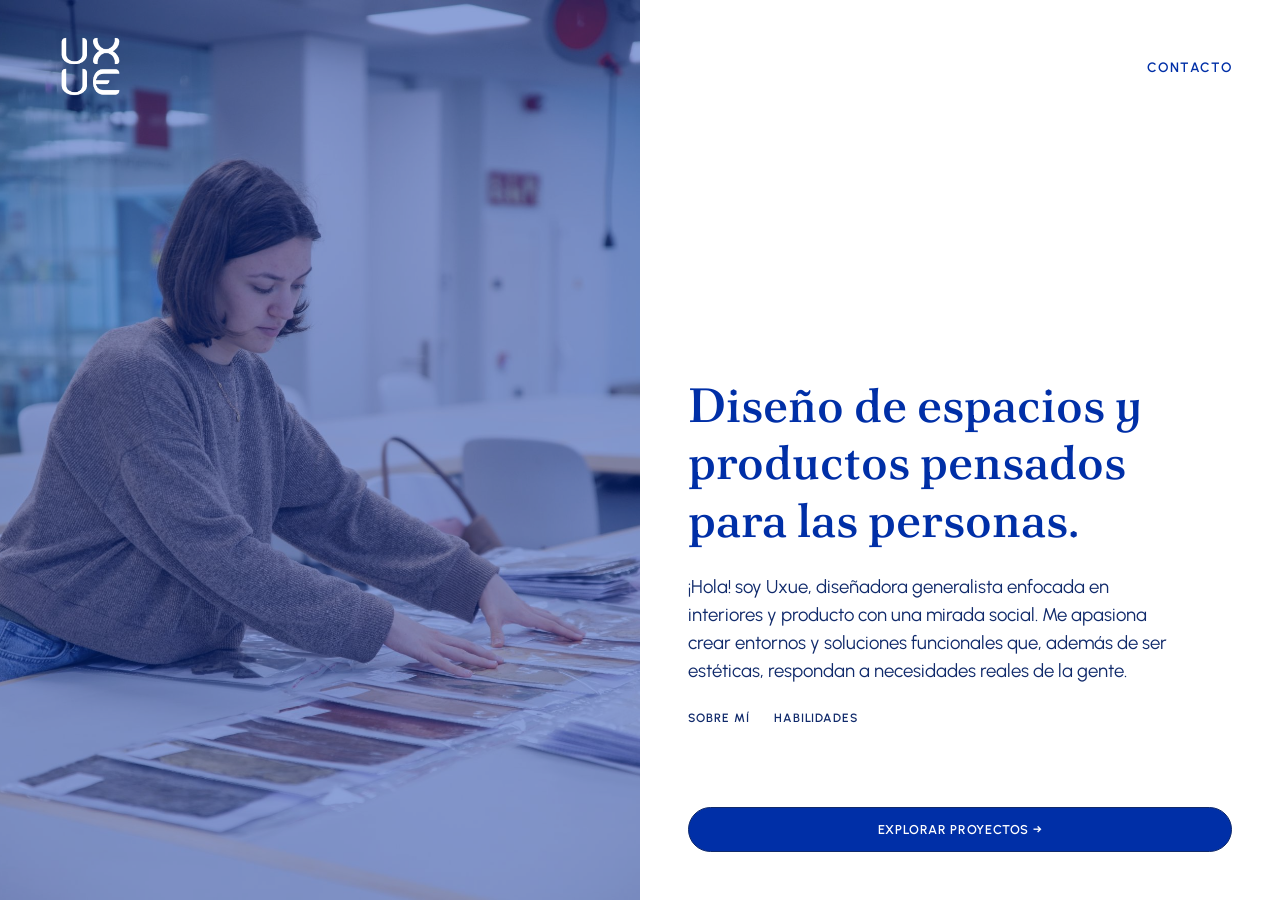
<file: index.html>
<!doctype html>
<html lang="es">
  <head>
    <meta charset="UTF-8" />
    <meta name="viewport" content="width=device-width, initial-scale=1.0" />
    <title>uxuedesign</title>
    <!--Google fonts-->
    <link rel="preconnect" href="https://fonts.googleapis.com" />
    <link rel="preconnect" href="https://fonts.gstatic.com" crossorigin />
    <!--Títulos: Poltawski Nowi, Texto: Urbanist-->
    <link
      href="https://fonts.googleapis.com/css2?family=Poltawski+Nowy:ital,wght@0,400..700;1,400..700&family=Urbanist:ital,wght@0,100..900;1,100..900&display=swap"
      rel="stylesheet"
    />
    <!--CSS de Bootstrap-->
    <link
      href="https://cdn.jsdelivr.net/npm/bootstrap@5.3.0/dist/css/bootstrap.min.css"
      rel="stylesheet"
    />
    <!--Mi CSS-->
    <link rel="stylesheet" href="css/main.css" />
    <!--Favicon-->
    <link rel="icon" type="image/png" href="img/logouxue.png" />
    <!--Meta tags de SEO y Open Graph-->
    <meta
      name="description"
      content="Portfolio de Uxue Design. Diseñadora generalista enfocada en interiores y producto con una mirada social. Descubre mis proyectos."
    />
    <meta
      name="keywords"
      content="diseño de interiores, diseño de producto, diseño gráfico, portfolio, Uxue Design, Madrid"
    />
    <meta name="author" content="Uxue Design" />
    <meta name="robots" content="index, follow" />

    <meta property="og:type" content="website" />
    <meta property="og:title" content="Uxue Design | Diseño Generalista" />
    <meta
      property="og:description"
      content="Creación de entornos y soluciones funcionales que responden a necesidades reales de las personas. Explora mi portfolio."
    />
    <meta
      property="og:image"
      content="https://uxuemmarti.github.io/Portfolio-Uxue-Moyano/img/logouxue.png"
    />
    <meta
      property="og:url"
      content="https://uxuemmarti.github.io/Portfolio-Uxue-Moyano/index.html"
    />
    <meta property="og:site_name" content="Uxue Design" />

    <meta name="twitter:card" content="summary_large_image" />
    <meta name="twitter:title" content="Uxue Design | Diseño Generalista" />
    <meta
      name="twitter:description"
      content="Creación de entornos y soluciones funcionales que responden a necesidades reales de las personas."
    />
    <meta
      name="twitter:image"
      content="https://uxuemmarti.github.io/Portfolio-Uxue-Moyano/img/logouxue.png"
    />
  </head>
  <body>
    <!--Navbar y logo-->
    <header
      class="cabecera-principal1 cabecera-adaptativa position-absolute top-0 start-0 w-100 py-4 z-3"
    >
      <div
        class="container-fluid px-4 px-lg-5 d-flex justify-content-between align-items-center"
      >
        <a href="index.html" class="enlace-logo">
          <img src="img/logoblanco.png" alt="Uxue Design Logo" class="logo" />
        </a>
        <nav class="navegacion-minima">
          <a href="contacto.html" class="enlace-nav aparicion elemento-oculto"
            >Contacto</a
          >
        </nav>
      </div>
    </header>

    <!--Hero-->
    <main>
      <section
        id="hero"
        class="seccion-hero container-fluid p-0 overflow-hidden"
      >
        <!--Imagen del hero-->
        <div class="row g-0 min-vh-100">
          <div
            class="col-12 col-md-6 columna-imagen position-relative vh-100 vh-md-100"
          >
            <img
              src="img/fotohero.jpeg"
              alt="Fotografía de Uxue trabajando con biomateriales"
              class="imagen-hero-fondo"
            />
            <div class="capa-filtro-hero"></div>
            <!--Texto-->
            <div
              class="position-absolute top-50 start-50 translate-middle w-100 px-4 text-center z-2 d-md-none"
            >
              <h1
                class="titulo-principal text-white mb-0 aparicion elemento-oculto"
              >
                uxuedesign
              </h1>
            </div>
          </div>

          <div
            class="col-12 col-md-6 columna-contenido d-flex flex-column justify-content-between justify-content-md-end p-5 text-md-start text-center vh-100 vh-md-auto bg-dark-movil"
          >
            <div class="espaciador-superior py-4 py-md-3"></div>

            <div
              class="bloque-informacion w-100 d-flex flex-column justify-content-around flex-grow-1 flex-md-grow-0 py-3"
            >
              <h2
                class="titulo-secundario-hero text-white-movil m-0 aparicion elemento-oculto"
              >
                Diseño de espacios y productos pensados para las personas.
              </h2>

              <p
                class="descripcion-hero text-white-movil mx-auto ms-md-0 m-0 aparicion elemento-oculto"
              >
                ¡Hola! soy Uxue, diseñadora generalista enfocada en interiores y
                producto con una mirada social. Me apasiona crear entornos y
                soluciones funcionales que, además de ser estéticas, respondan a
                necesidades reales de la gente.
              </p>

              <!--Botones-->

              <div
                class="enlaces-secundarios d-flex justify-content-center justify-content-md-start gap-4 text-uppercase pb-3 border-bottom-fino m-0"
              >
                <a
                  href="about.html"
                  class="enlace-secundario-nav text-white-movil aparicion elemento-oculto"
                  >Sobre mí</a
                >
                <a
                  href="habilidades.html"
                  class="enlace-secundario-nav text-white-movil aparicion elemento-oculto"
                  >Habilidades</a
                >
              </div>
            </div>

            <div
              class="bloque-inferior d-flex justify-content-center justify-content-md-start align-items-center pt-2 mb-4 mb-md-0 aparicion elemento-oculto"
            >
              <a
                href="proyectos.html"
                class="btn-portfolio-pildora text-decoration-none w-100 w-sm-auto text-center"
              >
                Explorar Proyectos →
              </a>
            </div>
          </div>
        </div>
      </section>
    </main>
    <!-- Footer (aquí solo el de tipo móvil)-->
    <footer
      class="pie-pagina-compacto container-fluid px-4 pb-4 pt-2 d-block d-md-none"
    >
      <div class="linea-separadora-fina mb-4"></div>
      <div
        class="d-flex flex-column flex-sm-row justify-content-between align-items-center gap-3 text-center text-sm-start"
      >
        <div class="bloque-copy-corto">
          <span class="texto-copyright-min d-block">© 2026 uxuedesign</span>
          <span class="texto-sub-min">Tecnología de Diseño para Internet.</span>
        </div>
        <div class="redes-minimas d-flex gap-4">
          <a
            href="https://www.linkedin.com/in/uxue-moyano-mart%C3%AD/"
            target="_blank"
            rel="noopener"
            class="enlace-min-footer"
            >LinkedIn</a
          >
          <a
            href="https://www.instagram.com/uxuedesign/"
            target="_blank"
            rel="noopener"
            class="enlace-min-footer"
            >Instagram</a
          >
        </div>
      </div>
    </footer>

    <!--JavaScript de Bootstrap-->
    <script src="https://cdn.jsdelivr.net/npm/bootstrap@5.3.0/dist/js/bootstrap.bundle.min.js"></script>
    <!--Mi JavaScript-->
    <script src="js/animaciones.js"></script>
  </body>
</html>
</file>
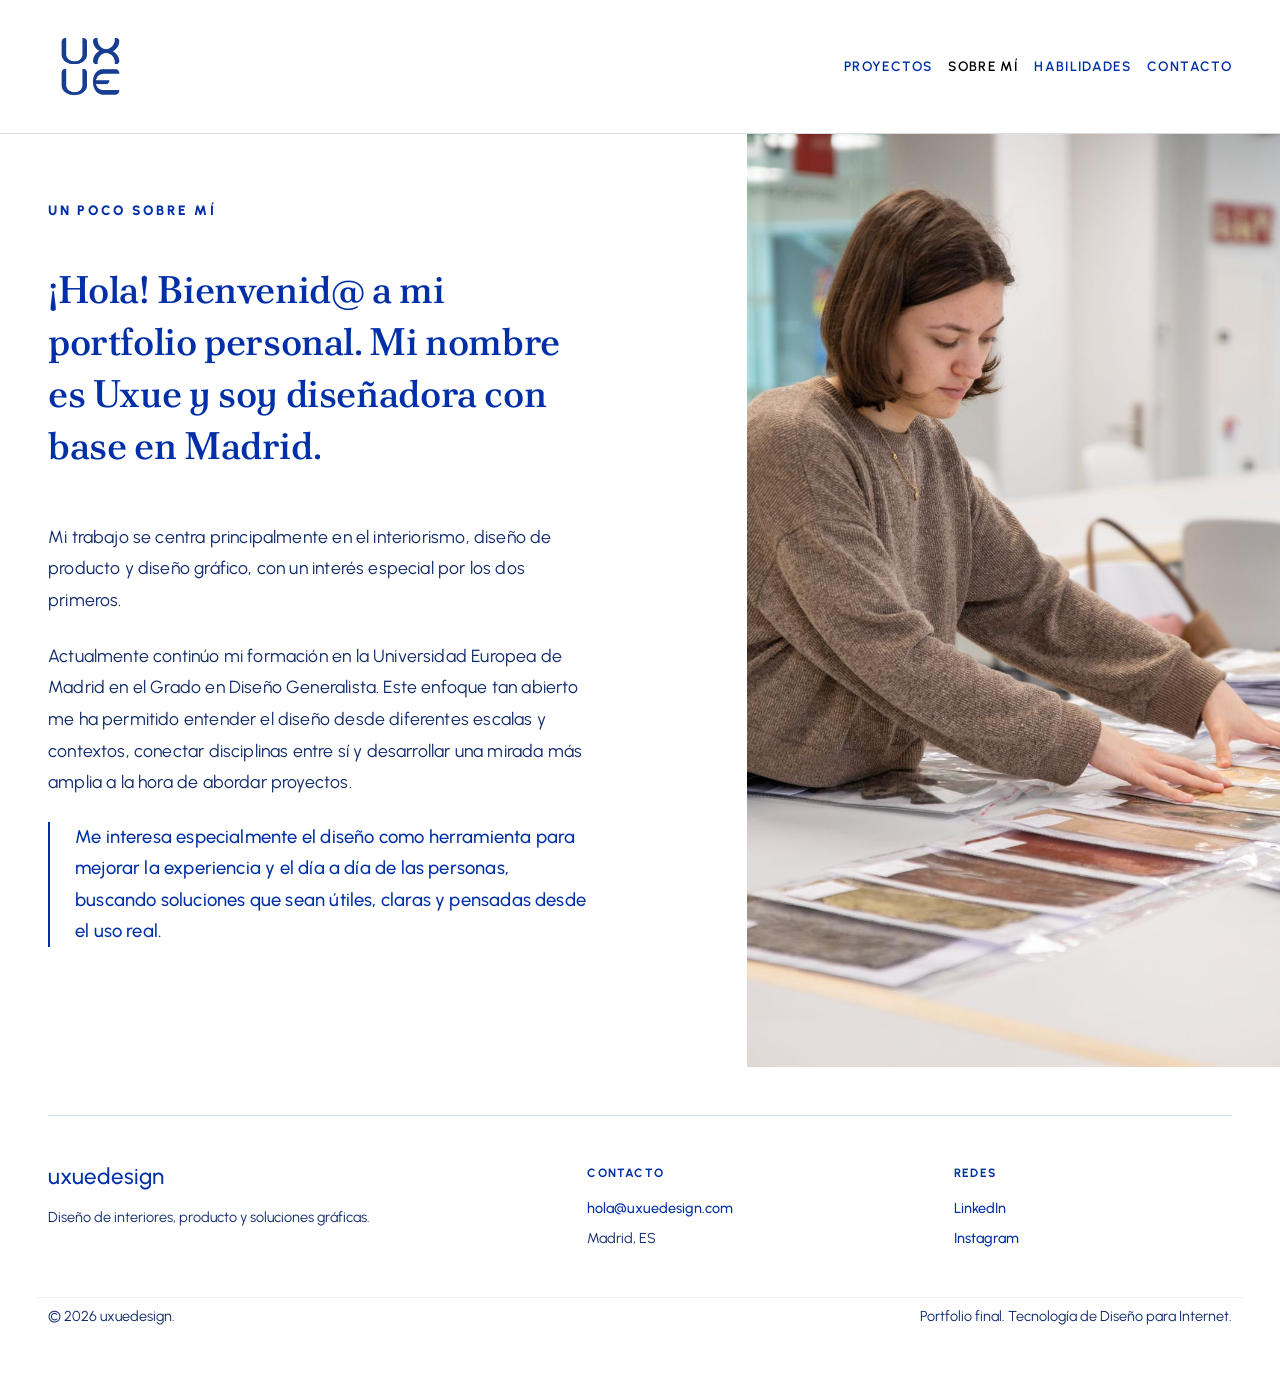
<file: about.html>
<!doctype html>
<html lang="es">
  <head>
    <meta charset="UTF-8" />
    <meta name="viewport" content="width=device-width, initial-scale=1.0" />
    <title>about | uxuedesign</title>
    <!--Google fonts-->
    <link rel="preconnect" href="https://fonts.googleapis.com" />
    <link rel="preconnect" href="https://fonts.gstatic.com" crossorigin />
    <!--Títulos: Poltawski Nowi, Texto: Urbanist-->
    <link
      href="https://fonts.googleapis.com/css2?family=Poltawski+Nowy:ital,wght@0,400..700;1,400..700&family=Urbanist:ital,wght@0,100..900;1,100..900&display=swap"
      rel="stylesheet"
    />
    <!--CSS de Bootstrap-->
    <link
      href="https://cdn.jsdelivr.net/npm/bootstrap@5.3.0/dist/css/bootstrap.min.css"
      rel="stylesheet"
    />
    <!--Mi CSS-->
    <link rel="stylesheet" href="css/main.css" />

    <!--Favicon-->
    <link rel="icon" type="image/png" href="img/logouxue.png" />
  </head>
  <body>
    <!--Navbar y logo-->
    <header
      class="cabecera-principal navbar navbar-expand-md position-absolute top-0 start-0 w-100 py-4 border-bottom border-secondary border-opacity-25"
    >
      <div
        class="container-fluid px-4 px-lg-5 d-flex justify-content-between align-items-center"
      >
        <a href="index.html" class="enlace-logo navbar-brand p-0 m-0">
          <img src="img/logouxue.png" alt="Uxue Design Logo" class="logo" />
        </a>

        <button
          class="navbar-toggler"
          type="button"
          data-bs-toggle="collapse"
          data-bs-target="#menuPrincipal"
          aria-controls="menuPrincipal"
          aria-expanded="false"
          aria-label="Toggle navigation"
        >
          <span class="navbar-toggler-icon"></span>
        </button>

        <div
          class="collapse navbar-collapse justify-content-end"
          id="menuPrincipal"
        >
          <nav class="navegacion-minima navbar-nav pt-3 pt-md-0">
            <a href="proyectos.html" class="enlace-nav nav-link">Proyectos</a>
            <a href="about.html" class="enlace-nav nav-link active">Sobre mí</a>
            <a href="habilidades.html" class="enlace-nav nav-link"
              >Habilidades</a
            >
            <a href="contacto.html" class="enlace-nav nav-link pe-0"
              >Contacto</a
            >
          </nav>
        </div>
      </div>
    </header>

    <!--Texto sobre mí-->
    <main id="sobre-mi" class="seccion-sobre-mi container-fluid p-0">
      <div class="row g-0 align-items-stretch position-relative">
        <div
          class="col-12 col-lg-7 columna-texto-sobre px-4 px-sm-5 d-flex flex-column"
        >
          <div
            class="bloque-manifiesto max-width-editorial bloque-cabecera-sobre"
          >
            <span
              class="etiqueta-sobre text-uppercase d-block aparicion elemento-oculto"
              >Un poco sobre mí</span
            >
            <h2 class="saludo-sobre mb-5 scroll aparicion elemento-oculto">
              ¡Hola! Bienvenid@ a mi portfolio personal. Mi nombre es Uxue y soy
              diseñadora con base en Madrid.
            </h2>
          </div>

          <div
            class="bloque-manifiesto max-width-editorial bloque-cuerpo-sobre"
          >
            <p class="cuerpo-sobre mb-4 scroll">
              Mi trabajo se centra principalmente en el interiorismo, diseño de
              producto y diseño gráfico, con un interés especial por los dos
              primeros.
            </p>

            <p class="cuerpo-sobre mb-4 scroll">
              Actualmente continúo mi formación en la Universidad Europea de
              Madrid en el Grado en Diseño Generalista. Este enfoque tan abierto
              me ha permitido entender el diseño desde diferentes escalas y
              contextos, conectar disciplinas entre sí y desarrollar una mirada
              más amplia a la hora de abordar proyectos.
            </p>

            <p class="cuerpo-sobre destacable mb-0 scroll">
              Me interesa especialmente el diseño como herramienta para mejorar
              la experiencia y el día a día de las personas, buscando soluciones
              que sean útiles, claras y pensadas desde el uso real.
            </p>
          </div>
        </div>

        <div class="col-12 col-lg-5 columna-imagen-sobre">
          <div class="contenedor-imagen-bloque">
            <img
              src="img/fotohero.jpeg"
              alt="Fotografía de Uxue trabajando con biomateriales"
              class="imagen-sobre-fit"
            />
            <div class="capa-filtro-sobre"></div>
          </div>
        </div>
      </div>
    </main>
    <!--Footer-->
    <footer
      class="pie-pagina container-fluid px-4 px-lg-5 py-5 d-none d-md-block"
    >
      <div class="row">
        <div class="col-12"><div class="linea-separadora-fina mb-5"></div></div>
      </div>
      <div class="row g-4 align-items-start pb-5">
        <div class="col-12 col-md-5 text-md-start text-center">
          <h4 class="titulo-footer mb-3">uxuedesign</h4>
          <p class="descripcion-footer">
            Diseño de interiores, producto y soluciones gráficas.
          </p>
        </div>
        <div class="col-12 col-sm-6 col-md-4 text-md-start text-center ps-md-5">
          <span class="subtitulo-footer text-uppercase d-block mb-3"
            >Contacto</span
          >
          <a
            href="mailto:hola@uxuedesign.com"
            class="enlace-footer d-block mb-2"
            >hola@uxuedesign.com</a
          >
          <span class="info-plana-footer d-block">Madrid, ES</span>
        </div>
        <div class="col-12 col-sm-6 col-md-3 text-md-start text-center">
          <span class="subtitulo-footer text-uppercase d-block mb-3"
            >Redes</span
          >
          <a
            href="https://www.linkedin.com/in/uxue-moyano-mart%C3%AD/"
            target="_blank"
            rel="noopener"
            class="enlace-footer d-block mb-2"
            >LinkedIn</a
          >
          <a
            href="https://www.instagram.com/uxuedesign/"
            target="_blank"
            rel="noopener"
            class="enlace-footer d-block"
            >Instagram</a
          >
        </div>
      </div>
      <div
        class="row pb-4 pt-2 border-top border-secondary border-opacity-10 text-md-start text-center"
      >
        <div
          class="col-12 d-flex flex-column flex-md-row justify-content-between gap-2"
        >
          <span class="texto-copyright">© 2026 uxuedesign.</span>
          <span class="texto-copyright"
            >Portfolio final. Tecnología de Diseño para Internet.</span
          >
        </div>
      </div>
    </footer>

    <footer
      class="pie-pagina-compacto container-fluid px-4 pb-4 pt-2 d-block d-md-none"
    >
      <div class="linea-separadora-fina mb-4"></div>
      <div
        class="d-flex flex-column flex-sm-row justify-content-between align-items-center gap-3 text-center text-sm-start"
      >
        <div class="bloque-copy-corto">
          <span class="texto-copyright-min d-block">© 2026 uxuedesign</span>
          <span class="texto-sub-min">Tecnología de Diseño para Internet.</span>
        </div>
        <div class="redes-minimas d-flex gap-4">
          <a
            href="https://www.linkedin.com/in/uxue-moyano-mart%C3%AD/"
            target="_blank"
            rel="noopener"
            class="enlace-min-footer"
            >LinkedIn</a
          >
          <a
            href="https://www.instagram.com/uxuedesign/"
            target="_blank"
            rel="noopener"
            class="enlace-min-footer"
            >Instagram</a
          >
        </div>
      </div>
    </footer>
    <!--JavaScript de Bootstrap-->
    <script src="https://cdn.jsdelivr.net/npm/bootstrap@5.3.0/dist/js/bootstrap.bundle.min.js"></script>
    <!--Mi JavaScript-->
    <script src="js/proyectos.js"></script>
    <script src="js/animaciones.js"></script>
  </body>
</html>
</file>
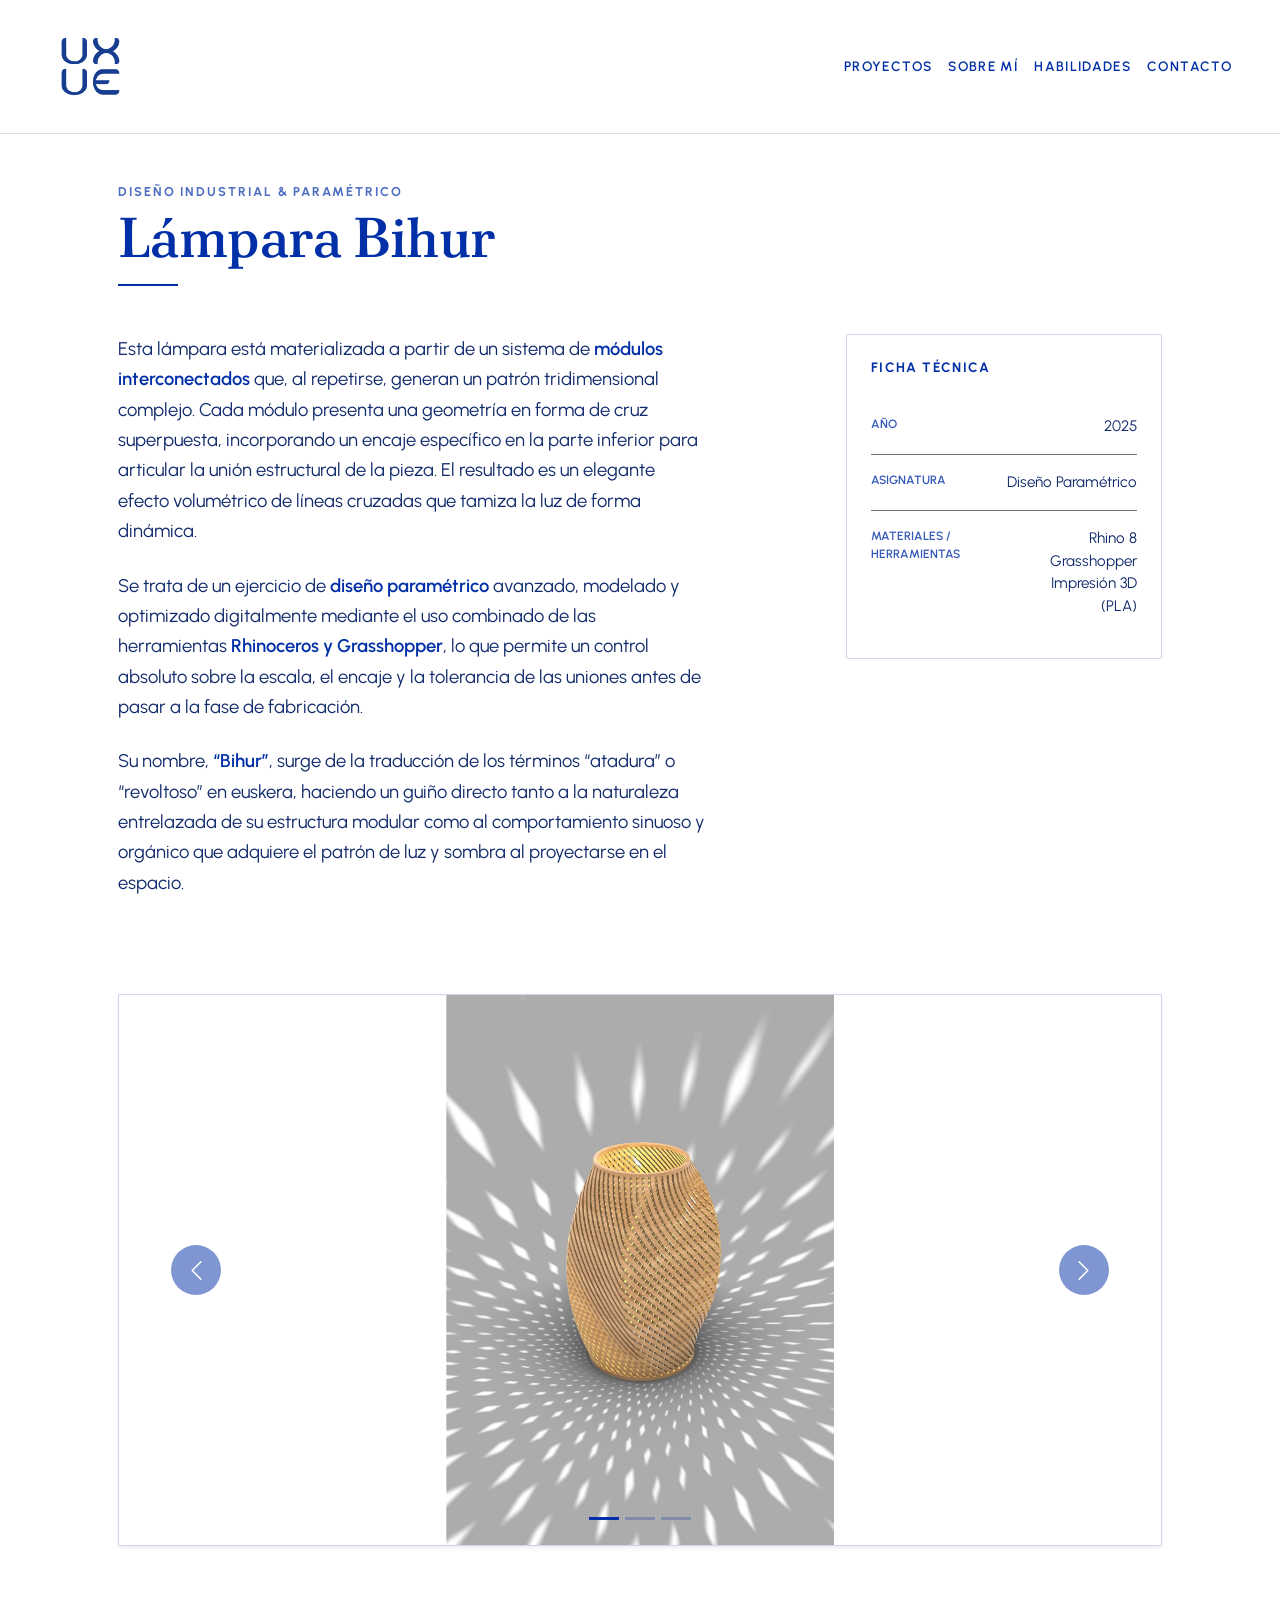
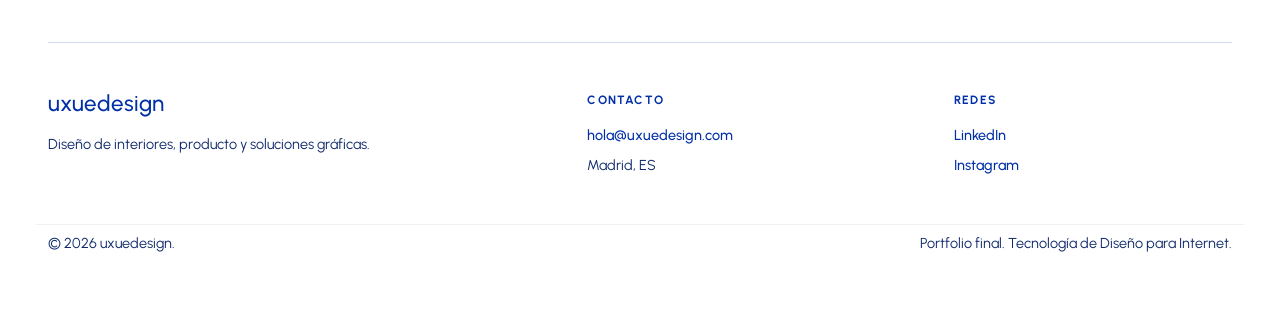
<file: bihur.html>
<!doctype html>
<html lang="es">
  <head>
    <meta charset="UTF-8" />
    <meta name="viewport" content="width=device-width, initial-scale=1.0" />
    <title>bihur | uxuedesign</title>
    <!--Google fonts-->
    <link rel="preconnect" href="https://fonts.googleapis.com" />
    <link rel="preconnect" href="https://fonts.gstatic.com" crossorigin />
    <!--Títulos: Poltawski Nowi, Texto: Urbanist-->
    <link
      href="https://fonts.googleapis.com/css2?family=Poltawski+Nowy:ital,wght@0,400..700;1,400..700&family=Urbanist:ital,wght@0,100..900;1,100..900&display=swap"
      rel="stylesheet"
    />
    <!--CSS de Bootstrap-->
    <link
      href="https://cdn.jsdelivr.net/npm/bootstrap@5.3.0/dist/css/bootstrap.min.css"
      rel="stylesheet"
    />
    <!--Mi CSS-->
    <link rel="stylesheet" href="css/main.css" />
    <!--Favicon-->
    <link rel="icon" type="image/png" href="img/logouxue.png" />
  </head>
  <body>
    <!--Navbar y logo-->
    <header
      class="cabecera-principal navbar navbar-expand-md top-0 start-0 w-100 py-4 border-bottom border-secondary border-opacity-25"
    >
      <div
        class="container-fluid px-4 px-lg-5 d-flex justify-content-between align-items-center"
      >
        <a href="index.html" class="enlace-logo navbar-brand p-0 m-0">
          <img src="img/logouxue.png" alt="Uxue Design Logo" class="logo" />
        </a>

        <button
          class="navbar-toggler"
          type="button"
          data-bs-toggle="collapse"
          data-bs-target="#menuPrincipal"
          aria-controls="menuPrincipal"
          aria-expanded="false"
          aria-label="Toggle navigation"
        >
          <span class="navbar-toggler-icon"></span>
        </button>

        <div
          class="collapse navbar-collapse justify-content-end"
          id="menuPrincipal"
        >
          <nav class="navegacion-minima navbar-nav pt-3 pt-md-0">
            <a href="proyectos.html" class="enlace-nav nav-link">Proyectos</a>
            <a href="about.html" class="enlace-nav nav-link">Sobre mí</a>
            <a href="habilidades.html" class="enlace-nav nav-link"
              >Habilidades</a
            >
            <a href="contacto.html" class="enlace-nav nav-link pe-0"
              >Contacto</a
            >
          </nav>
        </div>
      </div>
    </header>
    <!--Bihur-->
    <main class="seccion-detalle-proyecto container-fluid p-0">
      <div class="container pt-4 pt-lg-5 pb-5 px-4 px-md-5">
        <div class="row mb-5 pt-4 pt-lg-0">
          <div class="col-12 text-center text-lg-start">
            <span class="subtitulo-detalle text-uppercase d-block mb-2"
              >Diseño Industrial &amp; Paramétrico</span
            >
            <h1 class="titulo-seccion-gigante mb-0">Lámpara Bihur</h1>
            <div class="linea-decorativa mx-auto mx-lg-0 mt-3"></div>
          </div>
        </div>

        <div
          class="row justify-content-center justify-content-lg-between g-5 mb-5"
        >
          <div
            class="col-12 col-lg-7 text-center text-lg-start descripcion-proyecto"
          >
            <p>
              Esta lámpara está materializada a partir de un sistema de
              <strong>módulos interconectados</strong> que, al repetirse,
              generan un patrón tridimensional complejo. Cada módulo presenta
              una geometría en forma de cruz superpuesta, incorporando un encaje
              específico en la parte inferior para articular la unión
              estructural de la pieza. El resultado es un elegante efecto
              volumétrico de líneas cruzadas que tamiza la luz de forma
              dinámica.
            </p>
            <p>
              Se trata de un ejercicio de
              <strong>diseño paramétrico</strong> avanzado, modelado y
              optimizado digitalmente mediante el uso combinado de las
              herramientas <strong>Rhinoceros y Grasshopper</strong>, lo que
              permite un control absoluto sobre la escala, el encaje y la
              tolerancia de las uniones antes de pasar a la fase de fabricación.
            </p>
            <p>
              Su nombre, <strong>“Bihur”</strong>, surge de la traducción de los
              términos “atadura” o “revoltoso” en euskera, haciendo un guiño
              directo tanto a la naturaleza entrelazada de su estructura modular
              como al comportamiento sinuoso y orgánico que adquiere el patrón
              de luz y sombra al proyectarse en el espacio.
            </p>
          </div>

          <div class="col-12 col-md-11 col-lg-4">
            <div class="ficha-tecnica-proyecto p-4">
              <h2 class="titulo-ficha text-uppercase mb-4">Ficha técnica</h2>

              <div
                class="item-ficha d-flex justify-content-between py-3 border-bottom border-secondary border-opacity-15"
              >
                <span class="propiedad-ficha text-uppercase">Año</span>
                <span class="valor-ficha">2025</span>
              </div>

              <div
                class="item-ficha d-flex justify-content-between py-3 border-bottom border-secondary border-opacity-15"
              >
                <span class="propiedad-ficha text-uppercase">Asignatura</span>
                <span class="valor-ficha text-end">Diseño Paramétrico</span>
              </div>

              <div class="item-ficha d-flex justify-content-between py-3">
                <span class="propiedad-ficha text-uppercase"
                  >Materiales / Herramientas</span
                >
                <span class="valor-ficha text-end">
                  Rhino 8 </br>Grasshopper </br>Impresión 3D (PLA)
                </span>
              </div>
            </div>
          </div>
        </div>

        <div class="row justify-content-center pt-4">
          <div class="col-12">
            <div
              id="carruselProyecto"
              class="carousel slide"
              data-bs-ride="carousel"
            >
              <div class="carousel-indicators">
                <button
                  type="button"
                  data-bs-target="#carruselProyecto"
                  data-bs-slide-to="0"
                  class="active"
                  aria-current="true"
                  aria-label="Slide 1"
                ></button>
                <button
                  type="button"
                  data-bs-target="#carruselProyecto"
                  data-bs-slide-to="1"
                  aria-label="Slide 2"
                ></button>
                <button
                  type="button"
                  data-bs-target="#carruselProyecto"
                  data-bs-slide-to="2"
                  aria-label="Slide 3"
                ></button>
              </div>

              <div class="carousel-inner shadow-sm">
                <div class="carousel-item active">
                  <img
                    src="img/bihur1.jpg"
                    class="d-block w-100 img-carrusel"
                    alt="Lámpara Bihur - Objeto final iluminado"
                  />
                </div>
                <div class="carousel-item">
                  <img
                    src="img/bihur2.jpg"
                    class="d-block w-100 img-carrusel"
                    alt="Lámpara Bihur - Planos técnicos"
                  />
                </div>
                <div class="carousel-item">
                  <img
                    src="img/bihur3.webp"
                    class="d-block w-100 img-carrusel"
                    alt="Lámpara Bihur - Capturas de modelado 3d"
                  />
                </div>
              </div>

              <button
                class="carousel-control-prev"
                type="button"
                data-bs-target="#carruselProyecto"
                data-bs-slide="prev"
              >
                <span
                  class="carousel-control-prev-icon"
                  aria-hidden="true"
                ></span>
                <span class="visually-hidden">Anterior</span>
              </button>
              <button
                class="carousel-control-next"
                type="button"
                data-bs-target="#carruselProyecto"
                data-bs-slide="next"
              >
                <span
                  class="carousel-control-next-icon"
                  aria-hidden="true"
                ></span>
                <span class="visually-hidden">Siguiente</span>
              </button>
            </div>
          </div>
        </div>
      </div>
    </main>
    <!--Footer-->
    <footer
      class="pie-pagina container-fluid px-4 px-lg-5 py-5 d-none d-md-block"
    >
      <div class="row">
        <div class="col-12"><div class="linea-separadora-fina mb-5"></div></div>
      </div>
      <div class="row g-4 align-items-start pb-5">
        <div class="col-12 col-md-5 text-md-start text-center">
          <h4 class="titulo-footer mb-3">uxuedesign</h4>
          <p class="descripcion-footer">
            Diseño de interiores, producto y soluciones gráficas.
          </p>
        </div>
        <div class="col-12 col-sm-6 col-md-4 text-md-start text-center ps-md-5">
          <span class="subtitulo-footer text-uppercase d-block mb-3"
            >Contacto</span
          >
          <a
            href="mailto:hola@uxuedesign.com"
            class="enlace-footer d-block mb-2"
            >hola@uxuedesign.com</a
          >
          <span class="info-plana-footer d-block">Madrid, ES</span>
        </div>
        <div class="col-12 col-sm-6 col-md-3 text-md-start text-center">
          <span class="subtitulo-footer text-uppercase d-block mb-3"
            >Redes</span
          >
          <a
            href="https://www.linkedin.com/in/uxue-moyano-mart%C3%AD/"
            target="_blank"
            rel="noopener"
            class="enlace-footer d-block mb-2"
            >LinkedIn</a
          >
          <a
            href="https://www.instagram.com/uxuedesign/"
            target="_blank"
            rel="noopener"
            class="enlace-footer d-block"
            >Instagram</a
          >
        </div>
      </div>
      <div
        class="row pb-4 pt-2 border-top border-secondary border-opacity-10 text-md-start text-center"
      >
        <div
          class="col-12 d-flex flex-column flex-md-row justify-content-between gap-2"
        >
          <span class="texto-copyright">© 2026 uxuedesign.</span>
          <span class="texto-copyright"
            >Portfolio final. Tecnología de Diseño para Internet.</span
          >
        </div>
      </div>
    </footer>

    <footer
      class="pie-pagina-compacto container-fluid px-4 pb-4 pt-2 d-block d-md-none"
    >
      <div class="linea-separadora-fina mb-4"></div>
      <div
        class="d-flex flex-column flex-sm-row justify-content-between align-items-center gap-3 text-center text-sm-start"
      >
        <div class="bloque-copy-corto">
          <span class="texto-copyright-min d-block">© 2026 uxuedesign</span>
          <span class="texto-sub-min">Tecnología de Diseño para Internet.</span>
        </div>
        <div class="redes-minimas d-flex gap-4">
          <a
            href="https://www.linkedin.com/in/uxue-moyano-mart%C3%AD/"
            target="_blank"
            rel="noopener"
            class="enlace-min-footer"
            >LinkedIn</a
          >
          <a
            href="https://www.instagram.com/uxuedesign/"
            target="_blank"
            rel="noopener"
            class="enlace-min-footer"
            >Instagram</a
          >
        </div>
      </div>
    </footer>
    <!--JavaScript de Bootstrap-->
    <script src="https://cdn.jsdelivr.net/npm/bootstrap@5.3.0/dist/js/bootstrap.bundle.min.js"></script>
    <!--Mi JavaScript-->
    <script src="js/proyectosind.js"></script>
  </body>
</html>
</file>
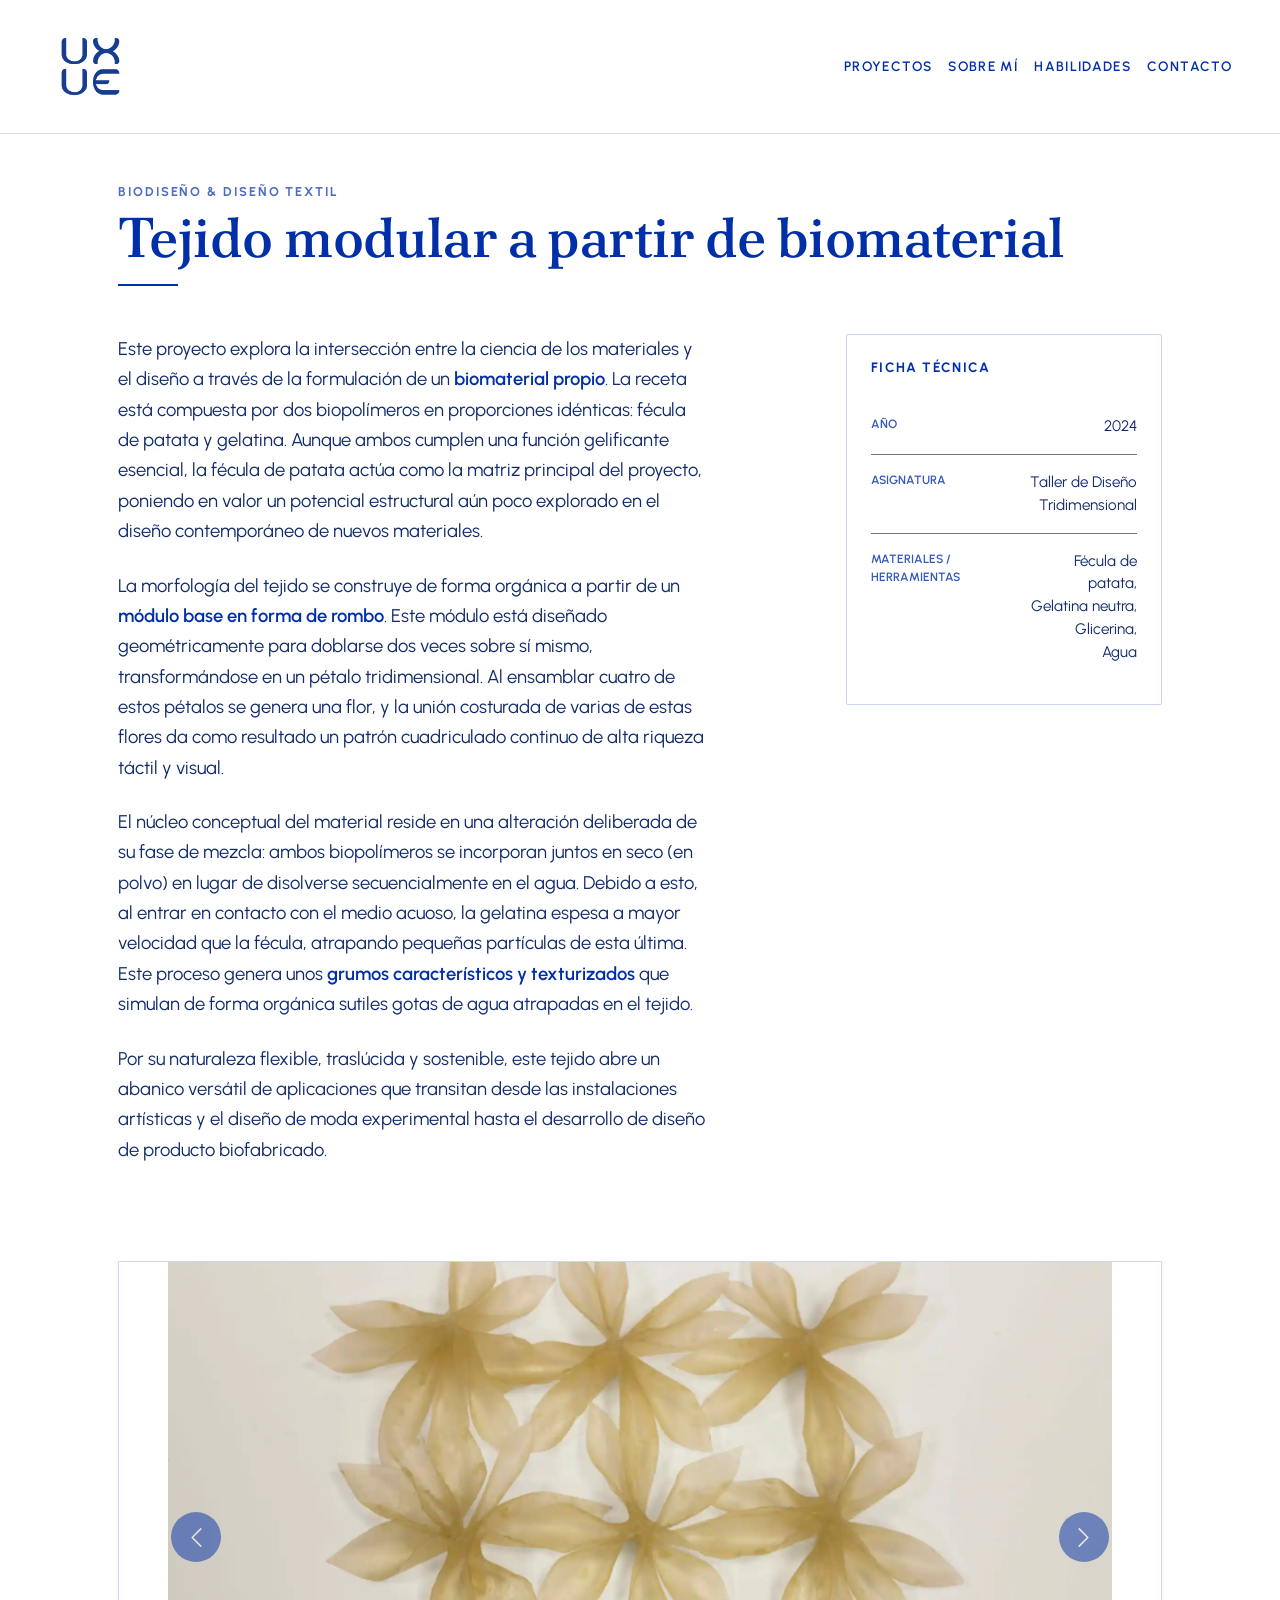
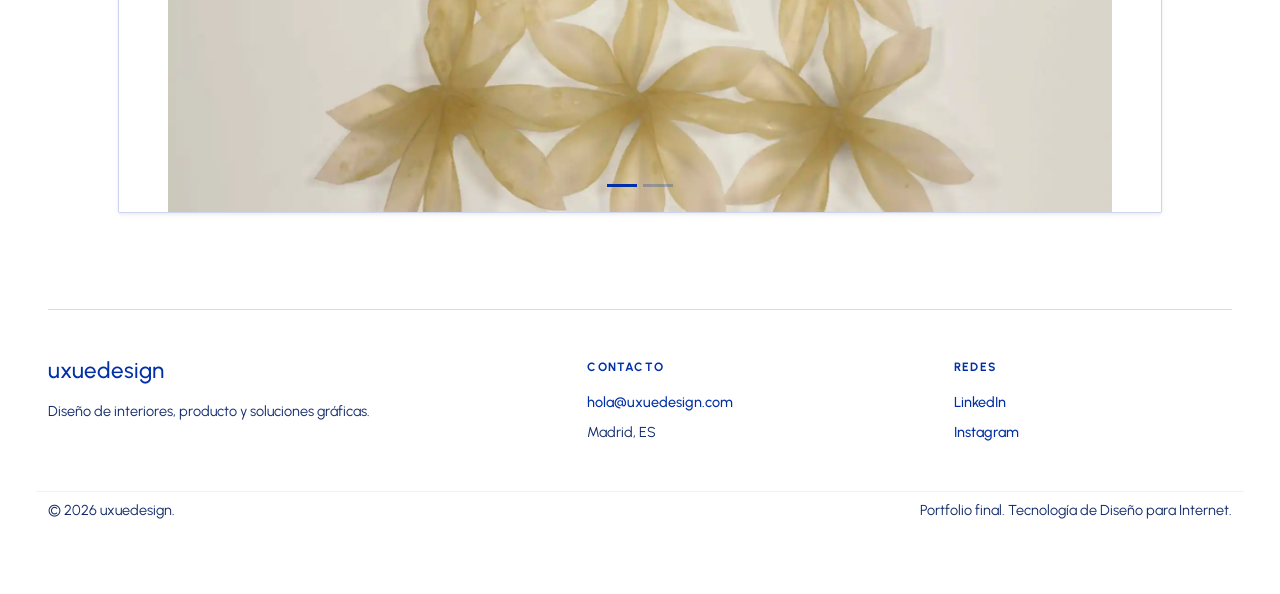
<file: biomateriales.html>
<!doctype html>
<html lang="es">
  <head>
    <meta charset="UTF-8" />
    <meta name="viewport" content="width=device-width, initial-scale=1.0" />
    <title>biomateriales | uxuedesign</title>
    <!--Google fonts-->
    <link rel="preconnect" href="https://fonts.googleapis.com" />
    <link rel="preconnect" href="https://fonts.gstatic.com" crossorigin />
    <!--Títulos: Poltawski Nowi, Texto: Urbanist-->
    <link
      href="https://fonts.googleapis.com/css2?family=Poltawski+Nowy:ital,wght@0,400..700;1,400..700&family=Urbanist:ital,wght@0,100..900;1,100..900&display=swap"
      rel="stylesheet"
    />
    <!--CSS de Bootstrap-->
    <link
      href="https://cdn.jsdelivr.net/npm/bootstrap@5.3.0/dist/css/bootstrap.min.css"
      rel="stylesheet"
    />
    <!--Mi CSS-->
    <link rel="stylesheet" href="css/main.css" />
    <!--Favicon-->
    <link rel="icon" type="image/png" href="img/logouxue.png" />
  </head>
  <body>
    <!--Navbar y logo-->
    <header
      class="cabecera-principal navbar navbar-expand-md top-0 start-0 w-100 py-4 border-bottom border-secondary border-opacity-25"
    >
      <div
        class="container-fluid px-4 px-lg-5 d-flex justify-content-between align-items-center"
      >
        <a href="index.html" class="enlace-logo navbar-brand p-0 m-0">
          <img src="img/logouxue.png" alt="Uxue Design Logo" class="logo" />
        </a>

        <button
          class="navbar-toggler"
          type="button"
          data-bs-toggle="collapse"
          data-bs-target="#menuPrincipal"
          aria-controls="menuPrincipal"
          aria-expanded="false"
          aria-label="Toggle navigation"
        >
          <span class="navbar-toggler-icon"></span>
        </button>

        <div
          class="collapse navbar-collapse justify-content-end"
          id="menuPrincipal"
        >
          <nav class="navegacion-minima navbar-nav pt-3 pt-md-0">
            <a href="proyectos.html" class="enlace-nav nav-link">Proyectos</a>
            <a href="about.html" class="enlace-nav nav-link">Sobre mí</a>
            <a href="habilidades.html" class="enlace-nav nav-link"
              >Habilidades</a
            >
            <a href="contacto.html" class="enlace-nav nav-link pe-0"
              >Contacto</a
            >
          </nav>
        </div>
      </div>
    </header>
    <!--Biomateriales-->
    <main class="seccion-detalle-proyecto container-fluid p-0">
      <div class="container pt-4 pt-lg-5 pb-5 px-4 px-md-5">
        <div class="row mb-5 pt-4 pt-lg-0">
          <div class="col-12 text-center text-lg-start">
            <span class="subtitulo-detalle text-uppercase d-block mb-2"
              >Biodiseño &amp; Diseño Textil</span
            >
            <h1 class="titulo-seccion-gigante mb-0">
              Tejido modular a partir de biomaterial
            </h1>
            <div class="linea-decorativa mx-auto mx-lg-0 mt-3"></div>
          </div>
        </div>

        <div
          class="row justify-content-center justify-content-lg-between g-5 mb-5"
        >
          <div
            class="col-12 col-lg-7 text-center text-lg-start descripcion-proyecto"
          >
            <p>
              Este proyecto explora la intersección entre la ciencia de los
              materiales y el diseño a través de la formulación de un
              <strong>biomaterial propio</strong>. La receta está compuesta por
              dos biopolímeros en proporciones idénticas: fécula de patata y
              gelatina. Aunque ambos cumplen una función gelificante esencial,
              la fécula de patata actúa como la matriz principal del proyecto,
              poniendo en valor un potencial estructural aún poco explorado en
              el diseño contemporáneo de nuevos materiales.
            </p>
            <p>
              La morfología del tejido se construye de forma orgánica a partir
              de un <strong>módulo base en forma de rombo</strong>. Este módulo
              está diseñado geométricamente para doblarse dos veces sobre sí
              mismo, transformándose en un pétalo tridimensional. Al ensamblar
              cuatro de estos pétalos se genera una flor, y la unión costurada
              de varias de estas flores da como resultado un patrón cuadriculado
              continuo de alta riqueza táctil y visual.
            </p>
            <p>
              El núcleo conceptual del material reside en una alteración
              deliberada de su fase de mezcla: ambos biopolímeros se incorporan
              juntos en seco (en polvo) en lugar de disolverse secuencialmente
              en el agua. Debido a esto, al entrar en contacto con el medio
              acuoso, la gelatina espesa a mayor velocidad que la fécula,
              atrapando pequeñas partículas de esta última. Este proceso genera
              unos <strong>grumos característicos y texturizados</strong> que
              simulan de forma orgánica sutiles gotas de agua atrapadas en el
              tejido.
            </p>
            <p>
              Por su naturaleza flexible, traslúcida y sostenible, este tejido
              abre un abanico versátil de aplicaciones que transitan desde las
              instalaciones artísticas y el diseño de moda experimental hasta el
              desarrollo de diseño de producto biofabricado.
            </p>
          </div>

          <div class="col-12 col-md-11 col-lg-4">
            <div class="ficha-tecnica-proyecto p-4">
              <h2 class="titulo-ficha text-uppercase mb-4">Ficha técnica</h2>

              <div
                class="item-ficha d-flex justify-content-between py-3 border-bottom border-secondary border-opacity-15"
              >
                <span class="propiedad-ficha text-uppercase">Año</span>
                <span class="valor-ficha">2024</span>
              </div>

              <div
                class="item-ficha d-flex justify-content-between py-3 border-bottom border-secondary border-opacity-15"
              >
                <span class="propiedad-ficha text-uppercase">Asignatura</span>
                <span class="valor-ficha text-end"
                  >Taller de Diseño Tridimensional</span
                >
              </div>

              <div class="item-ficha d-flex justify-content-between py-3">
                <span class="propiedad-ficha text-uppercase"
                  >Materiales / Herramientas</span
                >
                <span class="valor-ficha text-end">
                  Fécula de patata, <br />
                  Gelatina neutra, <br />
                  Glicerina, <br />
                  Agua
                </span>
              </div>
            </div>
          </div>
        </div>

        <div class="row justify-content-center pt-4">
          <div class="col-12">
            <div
              id="carruselProyecto"
              class="carousel slide"
              data-bs-ride="carousel"
            >
              <div class="carousel-indicators">
                <button
                  type="button"
                  data-bs-target="#carruselProyecto"
                  data-bs-slide-to="0"
                  class="active"
                  aria-current="true"
                  aria-label="Slide 1"
                ></button>
                <button
                  type="button"
                  data-bs-target="#carruselProyecto"
                  data-bs-slide-to="1"
                  aria-label="Slide 2"
                ></button>
              </div>

              <div class="carousel-inner shadow-sm">
                <div class="carousel-item active">
                  <img
                    src="img/biomat2.webp"
                    class="d-block w-100 img-carrusel"
                    alt="Tejido Biomaterial - Detalle del módulo de flor y grumos"
                  />
                </div>
                <div class="carousel-item">
                  <img
                    src="img/biomat1.jpg"
                    class="d-block w-100 img-carrusel"
                    alt="Tejido Biomaterial - Vista del patrón cuadriculado completo"
                  />
                </div>
              </div>

              <button
                class="carousel-control-prev"
                type="button"
                data-bs-target="#carruselProyecto"
                data-bs-slide="prev"
              >
                <span
                  class="carousel-control-prev-icon"
                  aria-hidden="true"
                ></span>
                <span class="visually-hidden">Anterior</span>
              </button>
              <button
                class="carousel-control-next"
                type="button"
                data-bs-target="#carruselProyecto"
                data-bs-slide="next"
              >
                <span
                  class="carousel-control-next-icon"
                  aria-hidden="true"
                ></span>
                <span class="visually-hidden">Siguiente</span>
              </button>
            </div>
          </div>
        </div>
      </div>
    </main>
    <!--Footer-->
    <footer
      class="pie-pagina container-fluid px-4 px-lg-5 py-5 d-none d-md-block"
    >
      <div class="row">
        <div class="col-12"><div class="linea-separadora-fina mb-5"></div></div>
      </div>
      <div class="row g-4 align-items-start pb-5">
        <div class="col-12 col-md-5 text-md-start text-center">
          <h4 class="titulo-footer mb-3">uxuedesign</h4>
          <p class="descripcion-footer">
            Diseño de interiores, producto y soluciones gráficas.
          </p>
        </div>
        <div class="col-12 col-sm-6 col-md-4 text-md-start text-center ps-md-5">
          <span class="subtitulo-footer text-uppercase d-block mb-3"
            >Contacto</span
          >
          <a
            href="mailto:hola@uxuedesign.com"
            class="enlace-footer d-block mb-2"
            >hola@uxuedesign.com</a
          >
          <span class="info-plana-footer d-block">Madrid, ES</span>
        </div>
        <div class="col-12 col-sm-6 col-md-3 text-md-start text-center">
          <span class="subtitulo-footer text-uppercase d-block mb-3"
            >Redes</span
          >
          <a
            href="https://www.linkedin.com/in/uxue-moyano-mart%C3%AD/"
            target="_blank"
            rel="noopener"
            class="enlace-footer d-block mb-2"
            >LinkedIn</a
          >
          <a
            href="https://www.instagram.com/uxuedesign/"
            target="_blank"
            rel="noopener"
            class="enlace-footer d-block"
            >Instagram</a
          >
        </div>
      </div>
      <div
        class="row pb-4 pt-2 border-top border-secondary border-opacity-10 text-md-start text-center"
      >
        <div
          class="col-12 d-flex flex-column flex-md-row justify-content-between gap-2"
        >
          <span class="texto-copyright">© 2026 uxuedesign.</span>
          <span class="texto-copyright"
            >Portfolio final. Tecnología de Diseño para Internet.</span
          >
        </div>
      </div>
    </footer>

    <footer
      class="pie-pagina-compacto container-fluid px-4 pb-4 pt-2 d-block d-md-none"
    >
      <div class="linea-separadora-fina mb-4"></div>
      <div
        class="d-flex flex-column flex-sm-row justify-content-between align-items-center gap-3 text-center text-sm-start"
      >
        <div class="bloque-copy-corto">
          <span class="texto-copyright-min d-block">© 2026 uxuedesign</span>
          <span class="texto-sub-min">Tecnología de Diseño para Internet.</span>
        </div>
        <div class="redes-minimas d-flex gap-4">
          <a
            href="https://www.linkedin.com/in/uxue-moyano-mart%C3%AD/"
            target="_blank"
            rel="noopener"
            class="enlace-min-footer"
            >LinkedIn</a
          >
          <a
            href="https://www.instagram.com/uxuedesign/"
            target="_blank"
            rel="noopener"
            class="enlace-min-footer"
            >Instagram</a
          >
        </div>
      </div>
    </footer>
    <!--JavaScript de Bootstrap-->
    <script src="https://cdn.jsdelivr.net/npm/bootstrap@5.3.0/dist/js/bootstrap.bundle.min.js"></script>
    <!--Mi JavaScript-->
    <script src="js/proyectosind.js"></script>
  </body>
</html>
</file>
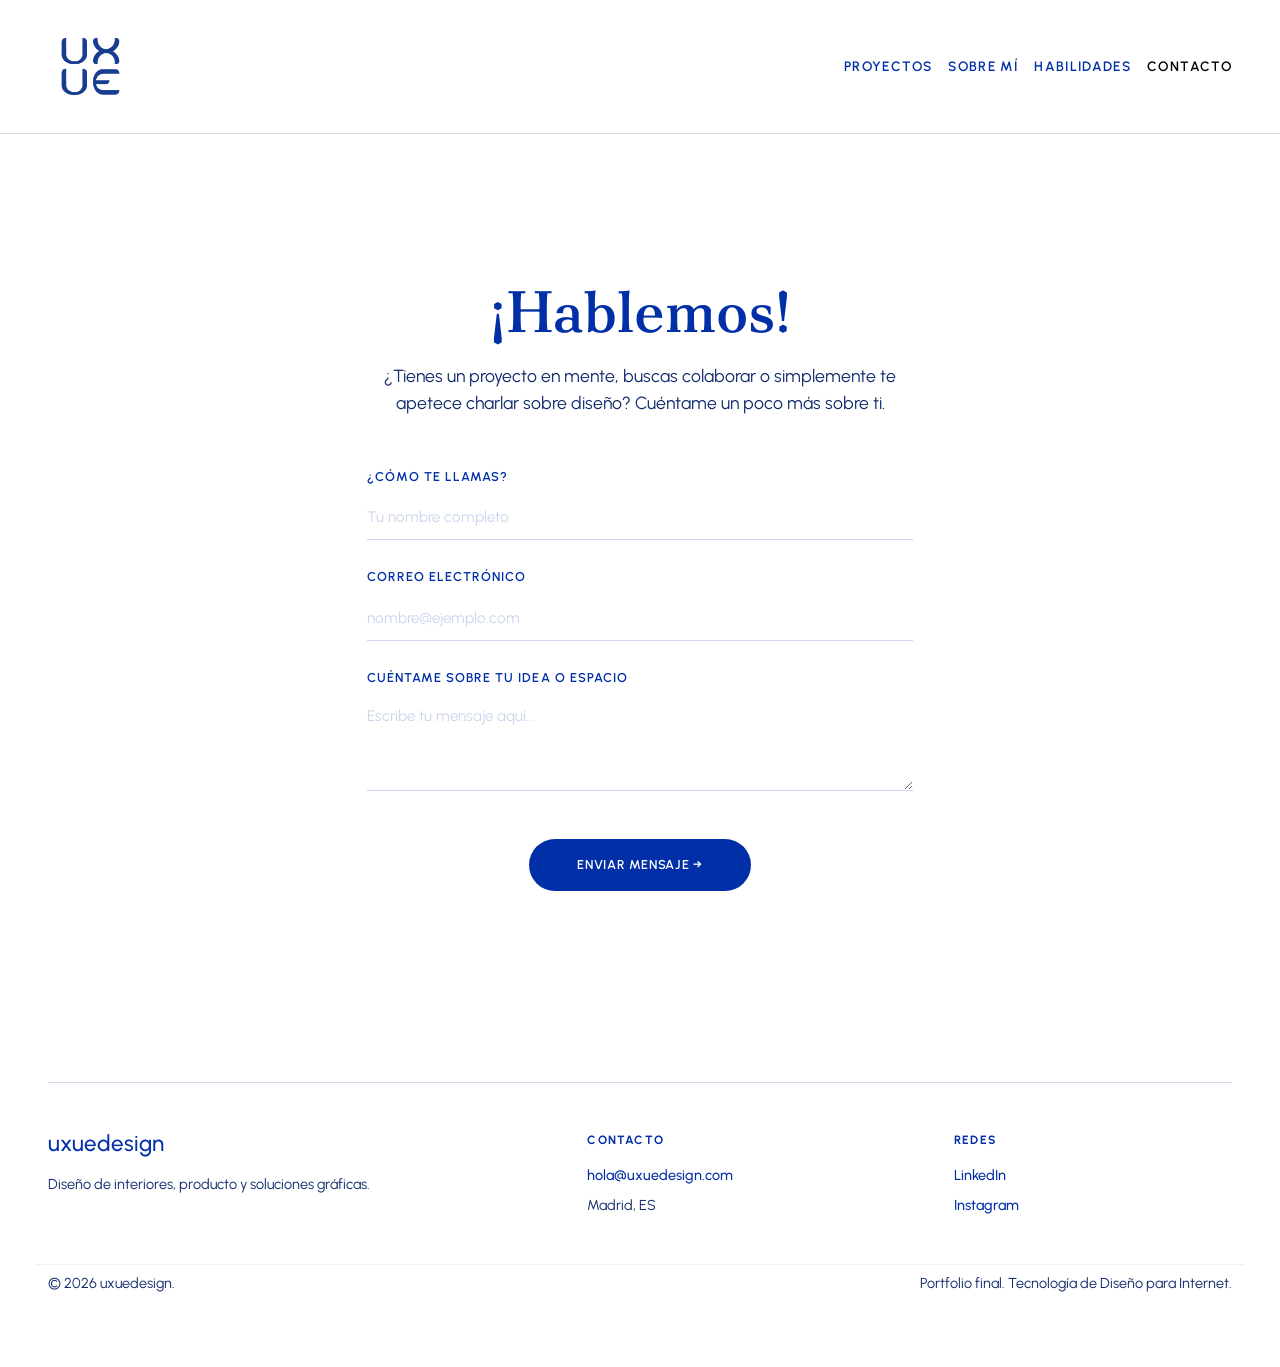
<file: contacto.html>
<!doctype html>
<html lang="es">
  <head>
    <meta charset="UTF-8" />
    <meta name="viewport" content="width=device-width, initial-scale=1.0" />
    <title>contacto | uxuedesign</title>
    <!--Google fonts-->
    <link rel="preconnect" href="https://fonts.googleapis.com" />
    <link rel="preconnect" href="https://fonts.gstatic.com" crossorigin />
    <!--Títulos: Poltawski Nowi, Texto: Urbanist-->
    <link
      href="https://fonts.googleapis.com/css2?family=Poltawski+Nowy:ital,wght@0,400..700;1,400..700&family=Urbanist:ital,wght@0,100..900;1,100..900&display=swap"
      rel="stylesheet"
    />
    <!--CSS de Bootstrap-->
    <link
      href="https://cdn.jsdelivr.net/npm/bootstrap@5.3.0/dist/css/bootstrap.min.css"
      rel="stylesheet"
    />
    <!--Mi CSS-->
    <link rel="stylesheet" href="css/main.css" />
    <!--Favicon-->
    <link rel="icon" type="image/png" href="img/logouxue.png" />
  </head>
  <body>
    <!--Navbar y logo-->
    <header
      class="cabecera-principal navbar navbar-expand-md top-0 start-0 w-100 py-4 border-bottom border-secondary border-opacity-25"
    >
      <div
        class="container-fluid px-4 px-lg-5 d-flex justify-content-between align-items-center"
      >
        <a href="index.html" class="enlace-logo navbar-brand p-0 m-0">
          <img src="img/logouxue.png" alt="Uxue Design Logo" class="logo" />
        </a>

        <button
          class="navbar-toggler"
          type="button"
          data-bs-toggle="collapse"
          data-bs-target="#menuPrincipal"
          aria-controls="menuPrincipal"
          aria-expanded="false"
          aria-label="Toggle navigation"
        >
          <span class="navbar-toggler-icon"></span>
        </button>

        <div
          class="collapse navbar-collapse justify-content-end"
          id="menuPrincipal"
        >
          <nav class="navegacion-minima navbar-nav pt-3 pt-md-0">
            <a href="proyectos.html" class="enlace-nav nav-link">Proyectos</a>
            <a href="about.html" class="enlace-nav nav-link">Sobre mí</a>
            <a href="habilidades.html" class="enlace-nav nav-link"
              >Habilidades</a
            >
            <a href="contacto.html" class="enlace-nav nav-link pe-0 active"
              >Contacto</a
            >
          </nav>
        </div>
      </div>
    </header>

    <!--Formulario-->
    <main
      class="seccion-contacto container-fluid p-0 d-flex align-items-center"
    >
      <div class="container py-5 mt-5 pt-0 pt-md-0">
        <div class="row justify-content-center">
          <div class="col-11 col-md-10 col-lg-6 text-center">
            <h1 class="titulo-contacto-gigante mb-3 aparicion elemento-oculto">
              ¡Hablemos!
            </h1>
            <p
              class="descripcion-contacto mb-5 mx-auto aparicion elemento-oculto"
            >
              ¿Tienes un proyecto en mente, buscas colaborar o simplemente te
              apetece charlar sobre diseño? Cuéntame un poco más sobre ti.
            </p>

            <form
              id="formContacto"
              class="needs-validation text-start aparicion elemento-oculto"
              novalidate
            >
              <div class="mb-4 grupo-input-lineal">
                <label for="nombre" class="label-contacto"
                  >¿Cómo te llamas?</label
                >
                <input
                  type="text"
                  class="form-control input-lineal"
                  id="nombre"
                  placeholder="Tu nombre completo"
                  required
                />
              </div>

              <div class="mb-4 grupo-input-lineal">
                <label for="email" class="label-contacto"
                  >Correo electrónico</label
                >
                <input
                  type="email"
                  class="form-control input-lineal"
                  id="email"
                  placeholder="nombre@ejemplo.com"
                  required
                />
              </div>

              <div class="mb-5 grupo-input-lineal">
                <label for="mensaje" class="label-contacto"
                  >Cuéntame sobre tu idea o espacio</label
                >
                <textarea
                  class="form-control input-lineal"
                  id="mensaje"
                  rows="3"
                  placeholder="Escribe tu mensaje aquí..."
                  required
                ></textarea>
              </div>

              <div class="text-center aparicion elemento-oculto">
                <button
                  type="submit"
                  class="btn-portfolio-pildora px-5 py-3 border-0"
                >
                  Enviar Mensaje →
                </button>
              </div>
            </form>

            <div
              id="mensajeEnviado"
              class="alert alert-success-uxue mt-4 d-none"
            >
              ¡Mensaje enviado! Gracias por contactar. Te responderé lo antes
              posible.
            </div>
          </div>
        </div>
      </div>
    </main>
    <!--Footer-->
    <footer
      class="pie-pagina container-fluid px-4 px-lg-5 py-5 d-none d-md-block"
    >
      <div class="row">
        <div class="col-12"><div class="linea-separadora-fina mb-5"></div></div>
      </div>
      <div class="row g-4 align-items-start pb-5">
        <div class="col-12 col-md-5 text-md-start text-center">
          <h4 class="titulo-footer mb-3">uxuedesign</h4>
          <p class="descripcion-footer">
            Diseño de interiores, producto y soluciones gráficas.
          </p>
        </div>
        <div class="col-12 col-sm-6 col-md-4 text-md-start text-center ps-md-5">
          <span class="subtitulo-footer text-uppercase d-block mb-3"
            >Contacto</span
          >
          <a
            href="mailto:hola@uxuedesign.com"
            class="enlace-footer d-block mb-2"
            >hola@uxuedesign.com</a
          >
          <span class="info-plana-footer d-block">Madrid, ES</span>
        </div>
        <div class="col-12 col-sm-6 col-md-3 text-md-start text-center">
          <span class="subtitulo-footer text-uppercase d-block mb-3"
            >Redes</span
          >
          <a
            href="https://www.linkedin.com/in/uxue-moyano-mart%C3%AD/"
            target="_blank"
            rel="noopener"
            class="enlace-footer d-block mb-2"
            >LinkedIn</a
          >
          <a
            href="https://www.instagram.com/uxuedesign/"
            target="_blank"
            rel="noopener"
            class="enlace-footer d-block"
            >Instagram</a
          >
        </div>
      </div>
      <div
        class="row pb-4 pt-2 border-top border-secondary border-opacity-10 text-md-start text-center"
      >
        <div
          class="col-12 d-flex flex-column flex-md-row justify-content-between gap-2"
        >
          <span class="texto-copyright">© 2026 uxuedesign.</span>
          <span class="texto-copyright"
            >Portfolio final. Tecnología de Diseño para Internet.</span
          >
        </div>
      </div>
    </footer>

    <footer
      class="pie-pagina-compacto container-fluid px-4 pb-4 pt-2 d-block d-md-none"
    >
      <div class="linea-separadora-fina mb-4"></div>
      <div
        class="d-flex flex-column flex-sm-row justify-content-between align-items-center gap-3 text-center text-sm-start"
      >
        <div class="bloque-copy-corto">
          <span class="texto-copyright-min d-block">© 2026 uxuedesign</span>
          <span class="texto-sub-min">Tecnología de Diseño para Internet.</span>
        </div>
        <div class="redes-minimas d-flex gap-4">
          <a
            href="https://www.linkedin.com/in/uxue-moyano-mart%C3%AD/"
            target="_blank"
            rel="noopener"
            class="enlace-min-footer"
            >LinkedIn</a
          >
          <a
            href="https://www.instagram.com/uxuedesign/"
            target="_blank"
            rel="noopener"
            class="enlace-min-footer"
            >Instagram</a
          >
        </div>
      </div>
    </footer>
    <!--JavaScript de Bootstrap-->
    <script src="https://cdn.jsdelivr.net/npm/bootstrap@5.3.0/dist/js/bootstrap.bundle.min.js"></script>
    <!--Mi JavaScript-->
    <script src="js/contacto.js"></script>
    <script src="js/animaciones.js"></script>
  </body>
</html>
</file>
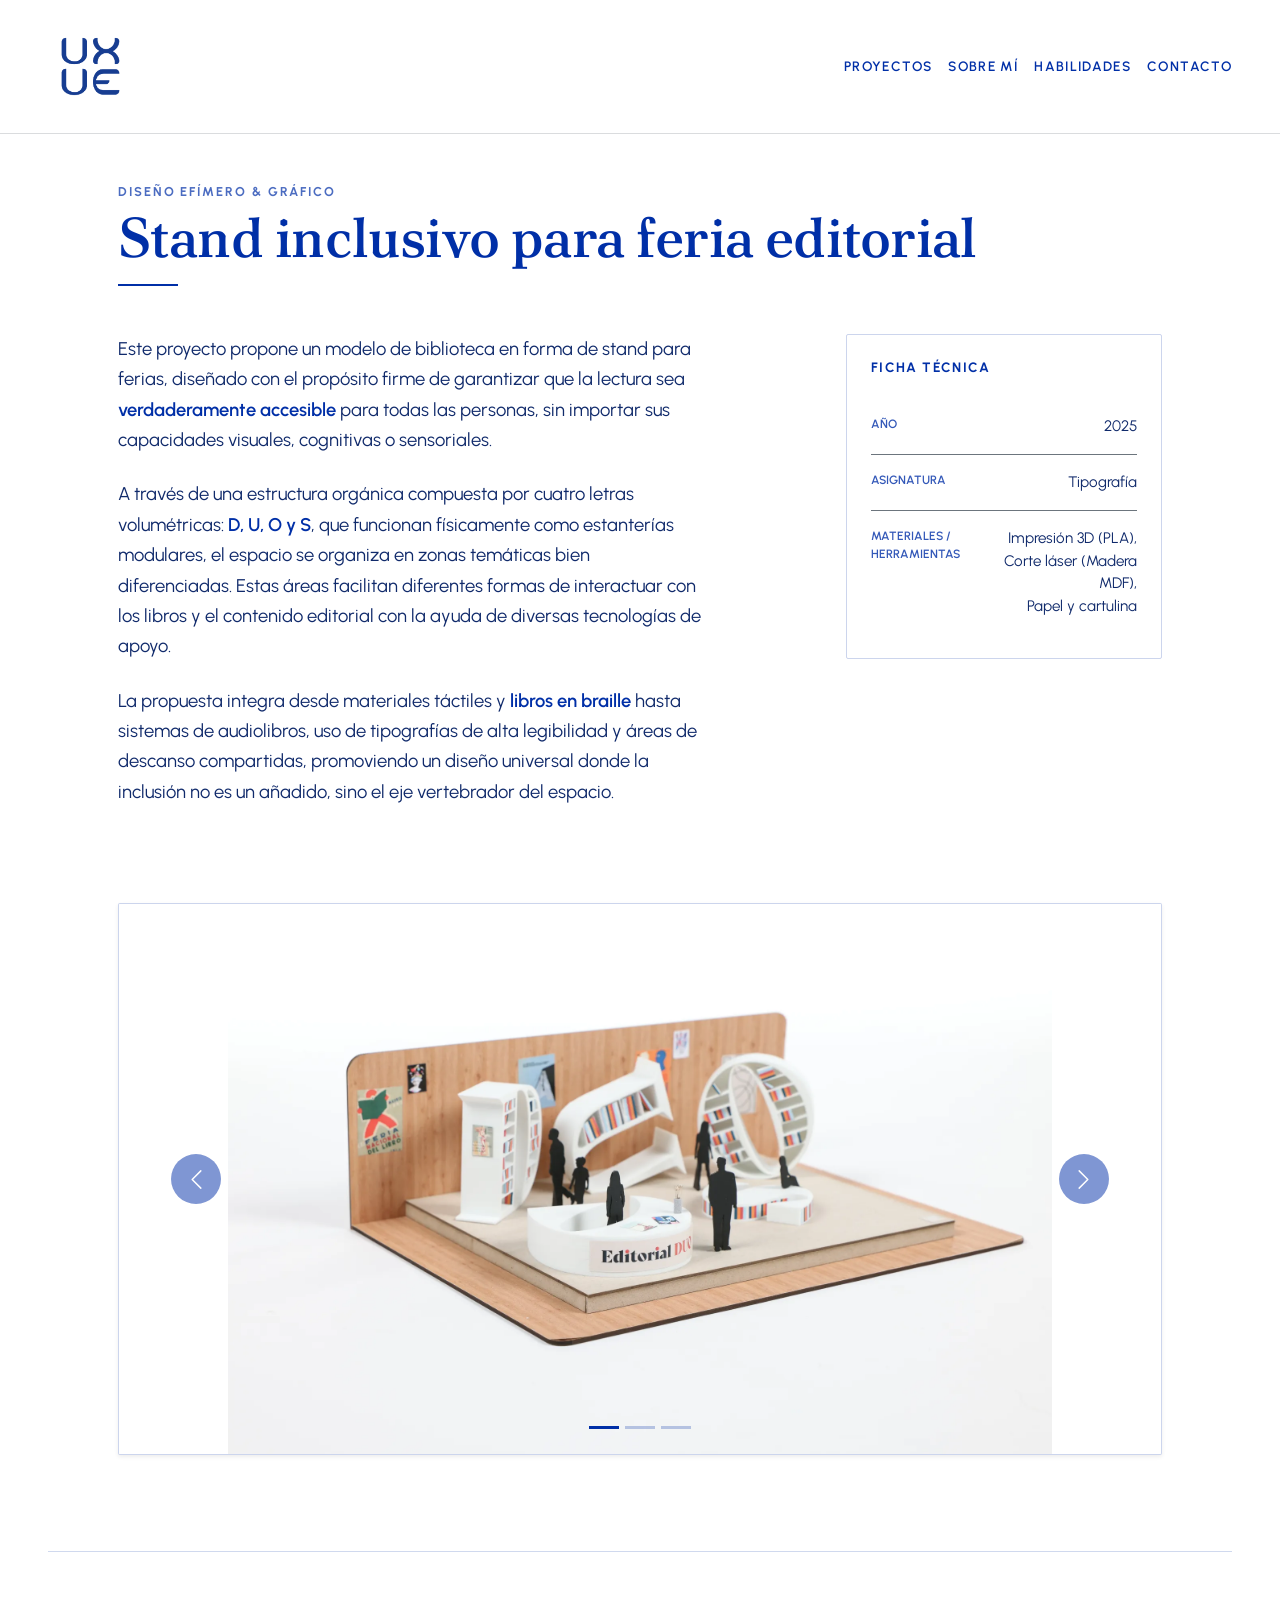
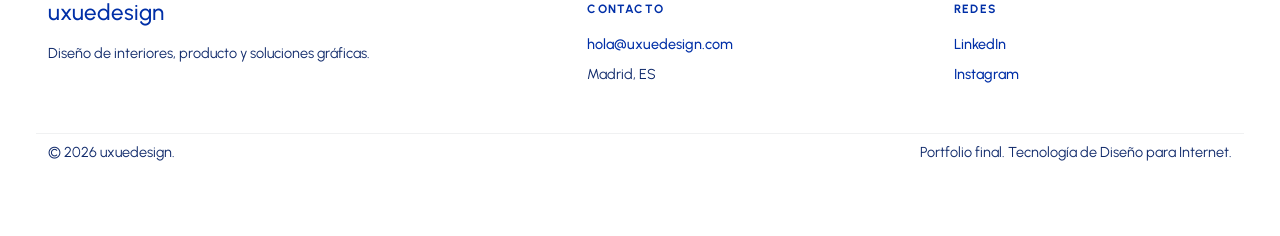
<file: duo.html>
<!doctype html>
<html lang="es">
  <head>
    <meta charset="UTF-8" />
    <meta name="viewport" content="width=device-width, initial-scale=1.0" />
    <title>duo | uxuedesign</title>
    <!--Google fonts-->
    <link rel="preconnect" href="https://fonts.googleapis.com" />
    <link rel="preconnect" href="https://fonts.gstatic.com" crossorigin />
    <!--Títulos: Poltawski Nowi, Texto: Urbanist-->
    <link
      href="https://fonts.googleapis.com/css2?family=Poltawski+Nowy:ital,wght@0,400..700;1,400..700&family=Urbanist:ital,wght@0,100..900;1,100..900&display=swap"
      rel="stylesheet"
    />
    <!--CSS de Bootstrap-->
    <link
      href="https://cdn.jsdelivr.net/npm/bootstrap@5.3.0/dist/css/bootstrap.min.css"
      rel="stylesheet"
    />
    <!--Mi CSS-->
    <link rel="stylesheet" href="css/main.css" />
    <!--Favicon-->
    <link rel="icon" type="image/png" href="img/logouxue.png" />
  </head>
  <body>
    <!--Navbar y logo-->
    <header
      class="cabecera-principal navbar navbar-expand-md top-0 start-0 w-100 py-4 border-bottom border-secondary border-opacity-25"
    >
      <div
        class="container-fluid px-4 px-lg-5 d-flex justify-content-between align-items-center"
      >
        <a href="index.html" class="enlace-logo navbar-brand p-0 m-0">
          <img src="img/logouxue.png" alt="Uxue Design Logo" class="logo" />
        </a>

        <button
          class="navbar-toggler"
          type="button"
          data-bs-toggle="collapse"
          data-bs-target="#menuPrincipal"
          aria-controls="menuPrincipal"
          aria-expanded="false"
          aria-label="Toggle navigation"
        >
          <span class="navbar-toggler-icon"></span>
        </button>

        <div
          class="collapse navbar-collapse justify-content-end"
          id="menuPrincipal"
        >
          <nav class="navegacion-minima navbar-nav pt-3 pt-md-0">
            <a href="proyectos.html" class="enlace-nav nav-link">Proyectos</a>
            <a href="about.html" class="enlace-nav nav-link">Sobre mí</a>
            <a href="habilidades.html" class="enlace-nav nav-link"
              >Habilidades</a
            >
            <a href="contacto.html" class="enlace-nav nav-link pe-0"
              >Contacto</a
            >
          </nav>
        </div>
      </div>
    </header>
    <!--Duo-->
    <main class="seccion-detalle-proyecto container-fluid p-0">
      <div class="container pt-4 pt-lg-5 pb-5 px-4 px-md-5">
        <div class="row mb-5 pt-4 pt-lg-0">
          <div class="col-12 text-center text-lg-start">
            <span class="subtitulo-detalle text-uppercase d-block mb-2"
              >Diseño Efímero &amp; Gráfico</span
            >
            <h1 class="titulo-seccion-gigante mb-0">
              Stand inclusivo para feria editorial
            </h1>
            <div class="linea-decorativa mx-auto mx-lg-0 mt-3"></div>
          </div>
        </div>

        <div
          class="row justify-content-center justify-content-lg-between g-5 mb-5"
        >
          <div
            class="col-12 col-lg-7 text-center text-lg-start descripcion-proyecto"
          >
            <p>
              Este proyecto propone un modelo de biblioteca en forma de stand
              para ferias, diseñado con el propósito firme de garantizar que la
              lectura sea <strong>verdaderamente accesible</strong> para todas
              las personas, sin importar sus capacidades visuales, cognitivas o
              sensoriales.
            </p>
            <p>
              A través de una estructura orgánica compuesta por cuatro letras
              volumétricas: <strong>D, U, O y S</strong>, que funcionan
              físicamente como estanterías modulares, el espacio se organiza en
              zonas temáticas bien diferenciadas. Estas áreas facilitan
              diferentes formas de interactuar con los libros y el contenido
              editorial con la ayuda de diversas tecnologías de apoyo.
            </p>
            <p>
              La propuesta integra desde materiales táctiles y
              <strong>libros en braille</strong> hasta sistemas de audiolibros,
              uso de tipografías de alta legibilidad y áreas de descanso
              compartidas, promoviendo un diseño universal donde la inclusión no
              es un añadido, sino el eje vertebrador del espacio.
            </p>
          </div>

          <div class="col-12 col-md-11 col-lg-4">
            <div class="ficha-tecnica-proyecto p-4">
              <h2 class="titulo-ficha text-uppercase mb-4">Ficha técnica</h2>

              <div
                class="item-ficha d-flex justify-content-between py-3 border-bottom border-secondary border-opacity-15"
              >
                <span class="propiedad-ficha text-uppercase">Año</span>
                <span class="valor-ficha">2025</span>
              </div>

              <div
                class="item-ficha d-flex justify-content-between py-3 border-bottom border-secondary border-opacity-15"
              >
                <span class="propiedad-ficha text-uppercase">Asignatura</span>
                <span class="valor-ficha text-end">Tipografía</span>
              </div>

              <div class="item-ficha d-flex justify-content-between py-3">
                <span class="propiedad-ficha text-uppercase"
                  >Materiales / Herramientas</span
                >
                <span class="valor-ficha text-end">
                  Impresión 3D (PLA), <br />
                  Corte láser (Madera MDF), <br />
                  Papel y cartulina
                </span>
              </div>
            </div>
          </div>
        </div>

        <div class="row justify-content-center pt-4">
          <div class="col-12">
            <div
              id="carruselProyecto"
              class="carousel slide"
              data-bs-ride="carousel"
            >
              <div class="carousel-indicators">
                <button
                  type="button"
                  data-bs-target="#carruselProyecto"
                  data-bs-slide-to="0"
                  class="active"
                  aria-current="true"
                  aria-label="Slide 1"
                ></button>
                <button
                  type="button"
                  data-bs-target="#carruselProyecto"
                  data-bs-slide-to="1"
                  aria-label="Slide 2"
                ></button>
                <button
                  type="button"
                  data-bs-target="#carruselProyecto"
                  data-bs-slide-to="2"
                  aria-label="Slide 3"
                ></button>
              </div>

              <div class="carousel-inner shadow-sm">
                <div class="carousel-item active">
                  <img
                    src="img/duo1.webp"
                    class="d-block w-100 img-carrusel"
                    alt="Imagen del stand inclusivo DUO"
                  />
                </div>
                <div class="carousel-item">
                  <img
                    src="img/duo2.jpg"
                    class="d-block w-100 img-carrusel"
                    alt="Imagen del stand inclusivo DUO"
                  />
                </div>
                <div class="carousel-item">
                  <img
                    src="img/duo3.jpg"
                    class="d-block w-100 img-carrusel"
                    alt="Imagen detalle del stand inclusivo DUO"
                  />
                </div>
              </div>

              <button
                class="carousel-control-prev"
                type="button"
                data-bs-target="#carruselProyecto"
                data-bs-slide="prev"
              >
                <span
                  class="carousel-control-prev-icon"
                  aria-hidden="true"
                ></span>
                <span class="visually-hidden">Anterior</span>
              </button>
              <button
                class="carousel-control-next"
                type="button"
                data-bs-target="#carruselProyecto"
                data-bs-slide="next"
              >
                <span
                  class="carousel-control-next-icon"
                  aria-hidden="true"
                ></span>
                <span class="visually-hidden">Siguiente</span>
              </button>
            </div>
          </div>
        </div>
      </div>
    </main>
    <!--Footer-->
    <footer
      class="pie-pagina container-fluid px-4 px-lg-5 py-5 d-none d-md-block"
    >
      <div class="row">
        <div class="col-12"><div class="linea-separadora-fina mb-5"></div></div>
      </div>
      <div class="row g-4 align-items-start pb-5">
        <div class="col-12 col-md-5 text-md-start text-center">
          <h4 class="titulo-footer mb-3">uxuedesign</h4>
          <p class="descripcion-footer">
            Diseño de interiores, producto y soluciones gráficas.
          </p>
        </div>
        <div class="col-12 col-sm-6 col-md-4 text-md-start text-center ps-md-5">
          <span class="subtitulo-footer text-uppercase d-block mb-3"
            >Contacto</span
          >
          <a
            href="mailto:hola@uxuedesign.com"
            class="enlace-footer d-block mb-2"
            >hola@uxuedesign.com</a
          >
          <span class="info-plana-footer d-block">Madrid, ES</span>
        </div>
        <div class="col-12 col-sm-6 col-md-3 text-md-start text-center">
          <span class="subtitulo-footer text-uppercase d-block mb-3"
            >Redes</span
          >
          <a
            href="https://www.linkedin.com/in/uxue-moyano-mart%C3%AD/"
            target="_blank"
            rel="noopener"
            class="enlace-footer d-block mb-2"
            >LinkedIn</a
          >
          <a
            href="https://www.instagram.com/uxuedesign/"
            target="_blank"
            rel="noopener"
            class="enlace-footer d-block"
            >Instagram</a
          >
        </div>
      </div>
      <div
        class="row pb-4 pt-2 border-top border-secondary border-opacity-10 text-md-start text-center"
      >
        <div
          class="col-12 d-flex flex-column flex-md-row justify-content-between gap-2"
        >
          <span class="texto-copyright">© 2026 uxuedesign.</span>
          <span class="texto-copyright"
            >Portfolio final. Tecnología de Diseño para Internet.</span
          >
        </div>
      </div>
    </footer>

    <footer
      class="pie-pagina-compacto container-fluid px-4 pb-4 pt-2 d-block d-md-none"
    >
      <div class="linea-separadora-fina mb-4"></div>
      <div
        class="d-flex flex-column flex-sm-row justify-content-between align-items-center gap-3 text-center text-sm-start"
      >
        <div class="bloque-copy-corto">
          <span class="texto-copyright-min d-block">© 2026 uxuedesign</span>
          <span class="texto-sub-min">Tecnología de Diseño para Internet.</span>
        </div>
        <div class="redes-minimas d-flex gap-4">
          <a
            href="https://www.linkedin.com/in/uxue-moyano-mart%C3%AD/"
            target="_blank"
            rel="noopener"
            class="enlace-min-footer"
            >LinkedIn</a
          >
          <a
            href="https://www.instagram.com/uxuedesign/"
            target="_blank"
            rel="noopener"
            class="enlace-min-footer"
            >Instagram</a
          >
        </div>
      </div>
    </footer>
    <!--JavaScript de Bootstrap-->
    <script src="https://cdn.jsdelivr.net/npm/bootstrap@5.3.0/dist/js/bootstrap.bundle.min.js"></script>
    <!--Mi JavaScript-->
    <script src="js/proyectosind.js"></script>
  </body>
</html>
</file>
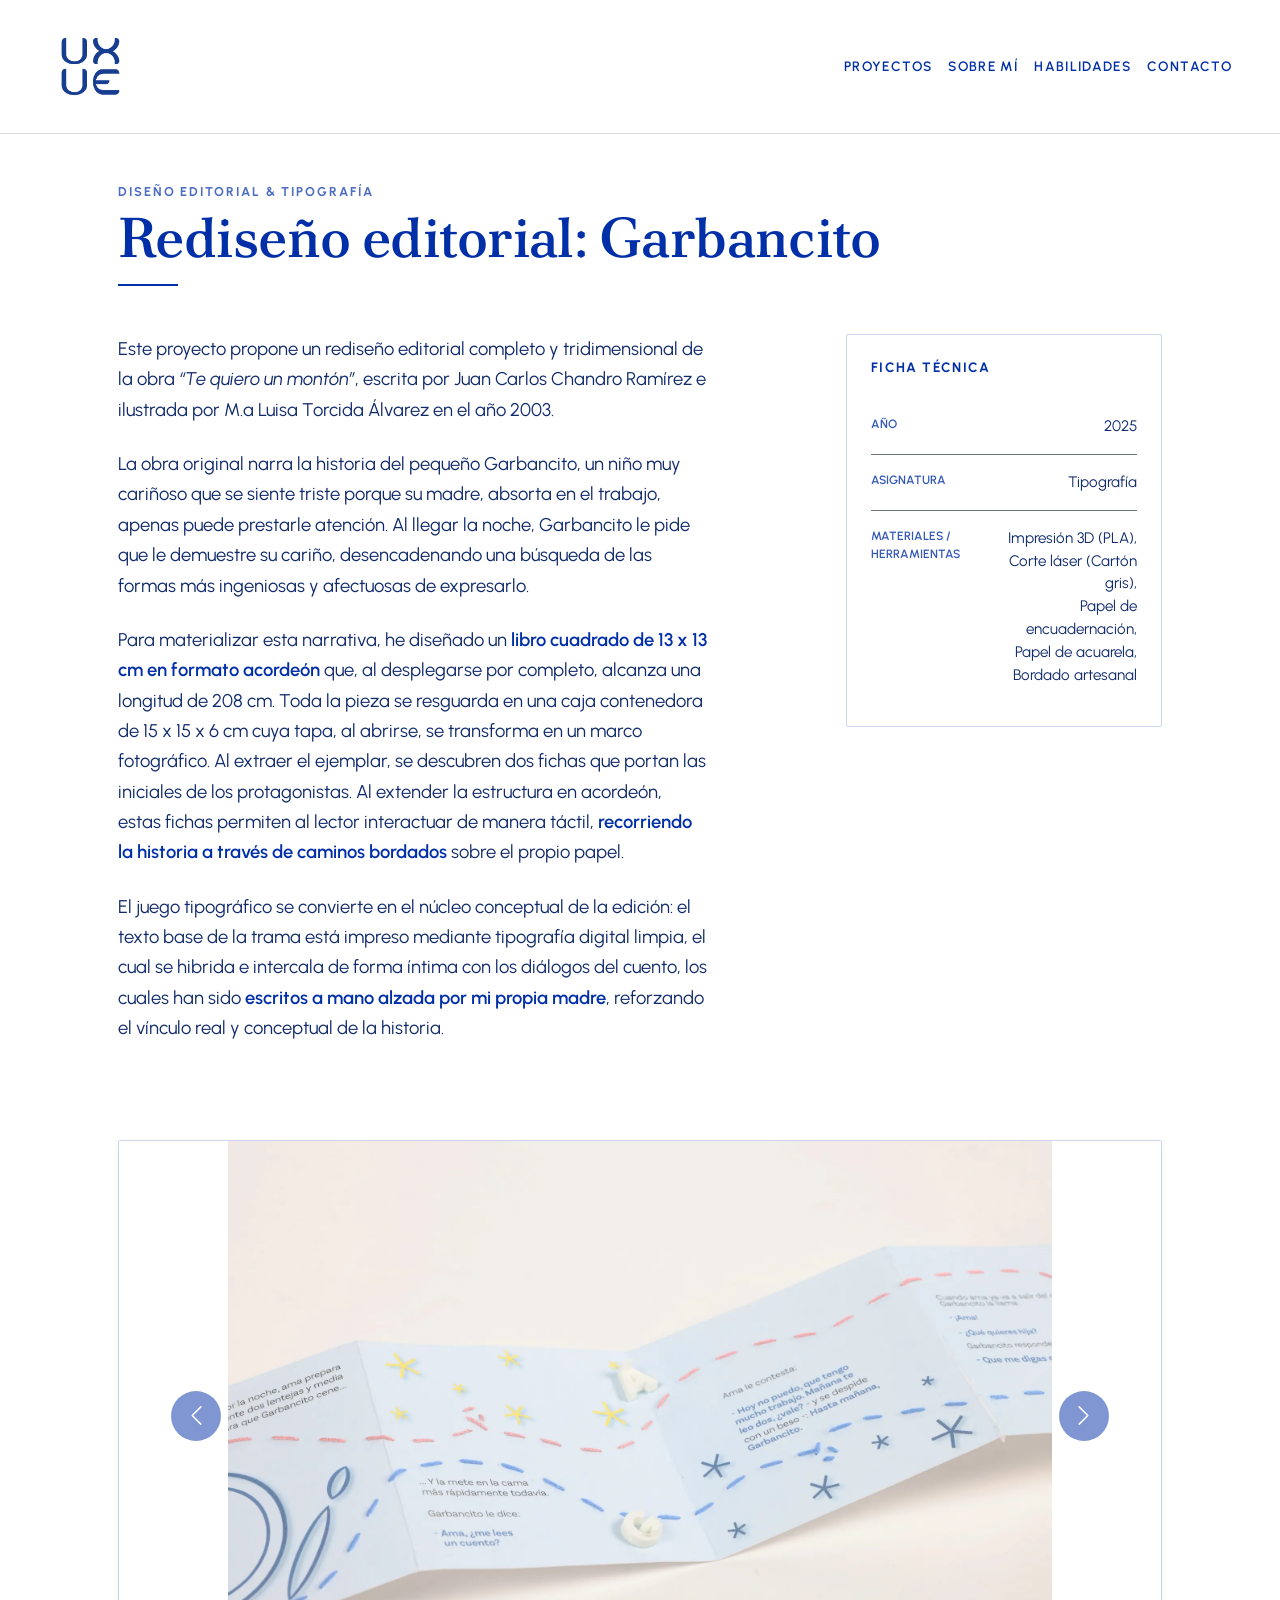
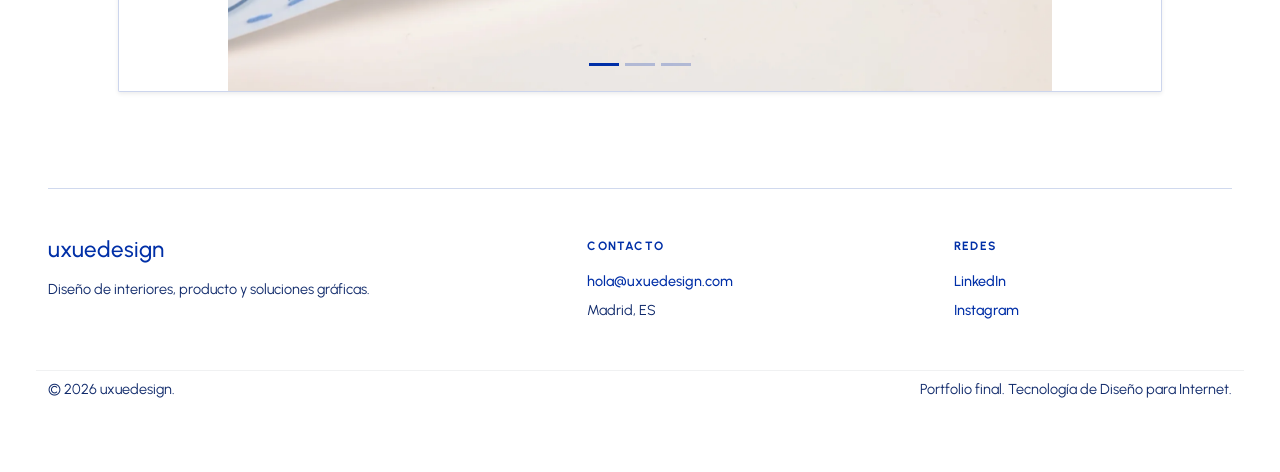
<file: garbancito.html>
<!doctype html>
<html lang="es">
  <head>
    <meta charset="UTF-8" />
    <meta name="viewport" content="width=device-width, initial-scale=1.0" />
    <title>garbancito | uxuedesign</title>
    <!--Google fonts-->
    <link rel="preconnect" href="https://fonts.googleapis.com" />
    <link rel="preconnect" href="https://fonts.gstatic.com" crossorigin />
    <!--Títulos: Poltawski Nowi, Texto: Urbanist-->
    <link
      href="https://fonts.googleapis.com/css2?family=Poltawski+Nowy:ital,wght@0,400..700;1,400..700&family=Urbanist:ital,wght@0,100..900;1,100..900&display=swap"
      rel="stylesheet"
    />
    <!--CSS de Bootstrap-->
    <link
      href="https://cdn.jsdelivr.net/npm/bootstrap@5.3.0/dist/css/bootstrap.min.css"
      rel="stylesheet"
    />
    <!--Mi CSS-->
    <link rel="stylesheet" href="css/main.css" />
    <!--Favicon-->
    <link rel="icon" type="image/png" href="img/logouxue.png" />
  </head>
  <body>
    <!--Navbar y logo-->
    <header
      class="cabecera-principal navbar navbar-expand-md top-0 start-0 w-100 py-4 border-bottom border-secondary border-opacity-25"
    >
      <div
        class="container-fluid px-4 px-lg-5 d-flex justify-content-between align-items-center"
      >
        <a href="index.html" class="enlace-logo navbar-brand p-0 m-0">
          <img src="img/logouxue.png" alt="Uxue Design Logo" class="logo" />
        </a>

        <button
          class="navbar-toggler"
          type="button"
          data-bs-toggle="collapse"
          data-bs-target="#menuPrincipal"
          aria-controls="menuPrincipal"
          aria-expanded="false"
          aria-label="Toggle navigation"
        >
          <span class="navbar-toggler-icon"></span>
        </button>

        <div
          class="collapse navbar-collapse justify-content-end"
          id="menuPrincipal"
        >
          <nav class="navegacion-minima navbar-nav pt-3 pt-md-0">
            <a href="proyectos.html" class="enlace-nav nav-link">Proyectos</a>
            <a href="about.html" class="enlace-nav nav-link">Sobre mí</a>
            <a href="habilidades.html" class="enlace-nav nav-link"
              >Habilidades</a
            >
            <a href="contacto.html" class="enlace-nav nav-link pe-0"
              >Contacto</a
            >
          </nav>
        </div>
      </div>
    </header>
    <!--Garbancito-->
    <main class="seccion-detalle-proyecto container-fluid p-0">
      <div class="container pt-4 pt-lg-5 pb-5 px-4 px-md-5">
        <div class="row mb-5 pt-4 pt-lg-0">
          <div class="col-12 text-center text-lg-start">
            <span class="subtitulo-detalle text-uppercase d-block mb-2"
              >Diseño Editorial &amp; Tipografía</span
            >
            <h1 class="titulo-seccion-gigante mb-0">
              Rediseño editorial: Garbancito
            </h1>
            <div class="linea-decorativa mx-auto mx-lg-0 mt-3"></div>
          </div>
        </div>

        <div
          class="row justify-content-center justify-content-lg-between g-5 mb-5"
        >
          <div
            class="col-12 col-lg-7 text-center text-lg-start descripcion-proyecto"
          >
            <p>
              Este proyecto propone un rediseño editorial completo y
              tridimensional de la obra <em>“Te quiero un montón”</em>, escrita
              por Juan Carlos Chandro Ramírez e ilustrada por M.ª Luisa Torcida
              Álvarez en el año 2003.
            </p>
            <p>
              La obra original narra la historia del pequeño Garbancito, un niño
              muy cariñoso que se siente triste porque su madre, absorta en el
              trabajo, apenas puede prestarle atención. Al llegar la noche,
              Garbancito le pide que le demuestre su cariño, desencadenando una
              búsqueda de las formas más ingeniosas y afectuosas de expresarlo.
            </p>
            <p>
              Para materializar esta narrativa, he diseñado un
              <strong>libro cuadrado de 13 x 13 cm en formato acordeón</strong>
              que, al desplegarse por completo, alcanza una longitud de 208 cm.
              Toda la pieza se resguarda en una caja contenedora de 15 x 15 x 6
              cm cuya tapa, al abrirse, se transforma en un marco fotográfico.
              Al extraer el ejemplar, se descubren dos fichas que portan las
              iniciales de los protagonistas. Al extender la estructura en
              acordeón, estas fichas permiten al lector interactuar de manera
              táctil,
              <strong
                >recorriendo la historia a través de caminos bordados</strong
              >
              sobre el propio papel.
            </p>
            <p>
              El juego tipográfico se convierte en el núcleo conceptual de la
              edición: el texto base de la trama está impreso mediante
              tipografía digital limpia, el cual se hibrida e intercala de forma
              íntima con los diálogos del cuento, los cuales han sido
              <strong>escritos a mano alzada por mi propia madre</strong>,
              reforzando el vínculo real y conceptual de la historia.
            </p>
          </div>

          <div class="col-12 col-md-11 col-lg-4">
            <div class="ficha-tecnica-proyecto p-4">
              <h2 class="titulo-ficha text-uppercase mb-4">Ficha técnica</h2>

              <div
                class="item-ficha d-flex justify-content-between py-3 border-bottom border-secondary border-opacity-15"
              >
                <span class="propiedad-ficha text-uppercase">Año</span>
                <span class="valor-ficha">2025</span>
              </div>

              <div
                class="item-ficha d-flex justify-content-between py-3 border-bottom border-secondary border-opacity-15"
              >
                <span class="propiedad-ficha text-uppercase">Asignatura</span>
                <span class="valor-ficha text-end">Tipografía</span>
              </div>

              <div class="item-ficha d-flex justify-content-between py-3">
                <span class="propiedad-ficha text-uppercase"
                  >Materiales / Herramientas</span
                >
                <span class="valor-ficha text-end">
                  Impresión 3D (PLA), <br />
                  Corte láser (Cartón gris), <br />
                  Papel de encuadernación, <br />
                  Papel de acuarela, <br />
                  Bordado artesanal
                </span>
              </div>
            </div>
          </div>
        </div>

        <div class="row justify-content-center pt-4">
          <div class="col-12">
            <div
              id="carruselProyecto"
              class="carousel slide"
              data-bs-ride="carousel"
            >
              <div class="carousel-indicators">
                <button
                  type="button"
                  data-bs-target="#carruselProyecto"
                  data-bs-slide-to="0"
                  class="active"
                  aria-current="true"
                  aria-label="Slide 1"
                ></button>
                <button
                  type="button"
                  data-bs-target="#carruselProyecto"
                  data-bs-slide-to="1"
                  aria-label="Slide 2"
                ></button>
                <button
                  type="button"
                  data-bs-target="#carruselProyecto"
                  data-bs-slide-to="2"
                  aria-label="Slide 3"
                ></button>
              </div>

              <div class="carousel-inner shadow-sm">
                <div class="carousel-item active">
                  <img
                    src="img/garbancito1.webp"
                    class="d-block w-100 img-carrusel"
                    alt="Garbancito - Imagen del producto terminado"
                  />
                </div>
                <div class="carousel-item">
                  <img
                    src="img/garbancito2.webp"
                    class="d-block w-100 img-carrusel"
                    alt="Garbancito - Imagen del producto terminado"
                  />
                </div>
                <div class="carousel-item">
                  <img
                    src="img/garbancito3.webp"
                    class="d-block w-100 img-carrusel"
                    alt="Garbancito - Imagen del producto terminado"
                  />
                </div>
              </div>

              <button
                class="carousel-control-prev"
                type="button"
                data-bs-target="#carruselProyecto"
                data-bs-slide="prev"
              >
                <span
                  class="carousel-control-prev-icon"
                  aria-hidden="true"
                ></span>
                <span class="visually-hidden">Anterior</span>
              </button>
              <button
                class="carousel-control-next"
                type="button"
                data-bs-target="#carruselProyecto"
                data-bs-slide="next"
              >
                <span
                  class="carousel-control-next-icon"
                  aria-hidden="true"
                ></span>
                <span class="visually-hidden">Siguiente</span>
              </button>
            </div>
          </div>
        </div>
      </div>
    </main>
    <!--Footer-->
    <footer
      class="pie-pagina container-fluid px-4 px-lg-5 py-5 d-none d-md-block"
    >
      <div class="row">
        <div class="col-12"><div class="linea-separadora-fina mb-5"></div></div>
      </div>
      <div class="row g-4 align-items-start pb-5">
        <div class="col-12 col-md-5 text-md-start text-center">
          <h4 class="titulo-footer mb-3">uxuedesign</h4>
          <p class="descripcion-footer">
            Diseño de interiores, producto y soluciones gráficas.
          </p>
        </div>
        <div class="col-12 col-sm-6 col-md-4 text-md-start text-center ps-md-5">
          <span class="subtitulo-footer text-uppercase d-block mb-3"
            >Contacto</span
          >
          <a
            href="mailto:hola@uxuedesign.com"
            class="enlace-footer d-block mb-2"
            >hola@uxuedesign.com</a
          >
          <span class="info-plana-footer d-block">Madrid, ES</span>
        </div>
        <div class="col-12 col-sm-6 col-md-3 text-md-start text-center">
          <span class="subtitulo-footer text-uppercase d-block mb-3"
            >Redes</span
          >
          <a
            href="https://www.linkedin.com/in/uxue-moyano-mart%C3%AD/"
            target="_blank"
            rel="noopener"
            class="enlace-footer d-block mb-2"
            >LinkedIn</a
          >
          <a
            href="https://www.instagram.com/uxuedesign/"
            target="_blank"
            rel="noopener"
            class="enlace-footer d-block"
            >Instagram</a
          >
        </div>
      </div>
      <div
        class="row pb-4 pt-2 border-top border-secondary border-opacity-10 text-md-start text-center"
      >
        <div
          class="col-12 d-flex flex-column flex-md-row justify-content-between gap-2"
        >
          <span class="texto-copyright">© 2026 uxuedesign.</span>
          <span class="texto-copyright"
            >Portfolio final. Tecnología de Diseño para Internet.</span
          >
        </div>
      </div>
    </footer>

    <footer
      class="pie-pagina-compacto container-fluid px-4 pb-4 pt-2 d-block d-md-none"
    >
      <div class="linea-separadora-fina mb-4"></div>
      <div
        class="d-flex flex-column flex-sm-row justify-content-between align-items-center gap-3 text-center text-sm-start"
      >
        <div class="bloque-copy-corto">
          <span class="texto-copyright-min d-block">© 2026 uxuedesign</span>
          <span class="texto-sub-min">Tecnología de Diseño para Internet.</span>
        </div>
        <div class="redes-minimas d-flex gap-4">
          <a
            href="https://www.linkedin.com/in/uxue-moyano-mart%C3%AD/"
            target="_blank"
            rel="noopener"
            class="enlace-min-footer"
            >LinkedIn</a
          >
          <a
            href="https://www.instagram.com/uxuedesign/"
            target="_blank"
            rel="noopener"
            class="enlace-min-footer"
            >Instagram</a
          >
        </div>
      </div>
    </footer>
    <!--JavaScript de Bootstrap-->
    <script src="https://cdn.jsdelivr.net/npm/bootstrap@5.3.0/dist/js/bootstrap.bundle.min.js"></script>
    <!--Mi JavaScript-->
    <script src="js/proyectosind.js"></script>
  </body>
</html>
</file>
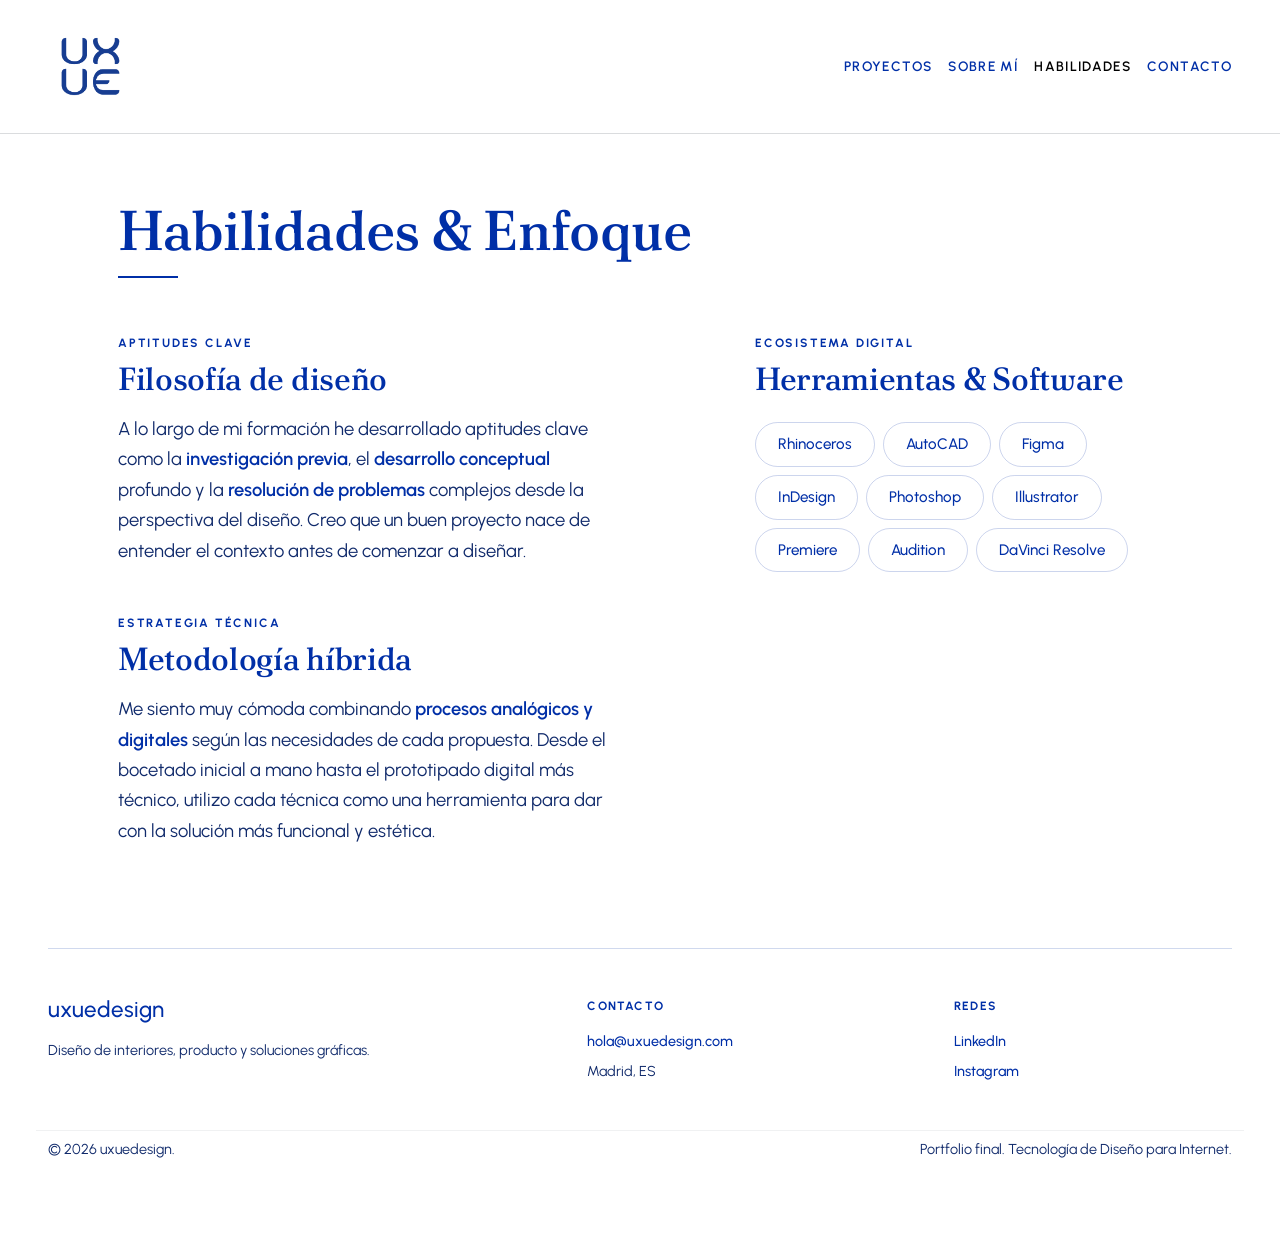
<file: habilidades.html>
<!doctype html>
<html lang="es">
  <head>
    <meta charset="UTF-8" />
    <meta name="viewport" content="width=device-width, initial-scale=1.0" />
    <title>habilidades | uxuedesign</title>
    <!--Google fonts-->
    <link rel="preconnect" href="https://fonts.googleapis.com" />
    <link rel="preconnect" href="https://fonts.gstatic.com" crossorigin />
    <!--Títulos: Poltawski Nowi, Texto: Urbanist-->
    <link
      href="https://fonts.googleapis.com/css2?family=Poltawski+Nowy:ital,wght@0,400..700;1,400..700&family=Urbanist:ital,wght@0,100..900;1,100..900&display=swap"
      rel="stylesheet"
    />
    <!--CSS de Bootstrap-->
    <link
      href="https://cdn.jsdelivr.net/npm/bootstrap@5.3.0/dist/css/bootstrap.min.css"
      rel="stylesheet"
    />
    <!--Mi CSS-->
    <link rel="stylesheet" href="css/main.css" />

    <!--Favicon-->
    <link rel="icon" type="image/png" href="img/logouxue.png" />
  </head>
  <body>
    <!--Navbar y logo-->
    <header
      class="cabecera-principal navbar navbar-expand-md position-absolute top-0 start-0 w-100 py-4 border-bottom border-secondary border-opacity-25"
    >
      <div
        class="container-fluid px-4 px-lg-5 d-flex justify-content-between align-items-center"
      >
        <a href="index.html" class="enlace-logo navbar-brand p-0 m-0">
          <img src="img/logouxue.png" alt="Uxue Design Logo" class="logo" />
        </a>

        <button
          class="navbar-toggler"
          type="button"
          data-bs-toggle="collapse"
          data-bs-target="#menuPrincipal"
          aria-controls="menuPrincipal"
          aria-expanded="false"
          aria-label="Toggle navigation"
        >
          <span class="navbar-toggler-icon"></span>
        </button>

        <div
          class="collapse navbar-collapse justify-content-end"
          id="menuPrincipal"
        >
          <nav class="navegacion-minima navbar-nav pt-3 pt-md-0">
            <a href="proyectos.html" class="enlace-nav nav-link">Proyectos</a>
            <a href="about.html" class="enlace-nav nav-link">Sobre mí</a>
            <a href="habilidades.html" class="enlace-nav nav-link active"
              >Habilidades</a
            >
            <a href="contacto.html" class="enlace-nav nav-link pe-0"
              >Contacto</a
            >
          </nav>
        </div>
      </div>
    </header>
    <!--Cuerpo-->
    <main
      class="seccion-habilidades container-fluid p-0 d-flex align-items-center"
    >
      <div class="container py-5 mt-5 pt-5 px-4 px-md-5">
        <div
          class="row text-center text-lg-start align-items-center justify-content-center justify-content-lg-start mb-5 pt-4 pt-lg-0"
        >
          <div class="col-12 col-lg-8">
            <h1 class="titulo-seccion-gigante mb-2 aparicion elemento-oculto">
              Habilidades &amp; Enfoque
            </h1>
            <div class="linea-decorativa-corta mx-auto mx-lg-0"></div>
          </div>
        </div>

        <div
          class="row justify-content-center justify-content-lg-between g-5 pt-2"
        >
          <div class="col-12 col-md-12 col-lg-6 text-center text-lg-start">
            <!--Aptitudes-->
            <div class="bloque-texto-habilidades mb-5">
              <span
                class="subtitulo-habilidades text-uppercase d-block mb-2 scroll"
                >Aptitudes clave</span
              >
              <h2 class="h2-habilidades mb-3 scroll">Filosofía de diseño</h2>
              <p class="descripcion-habilidades scroll">
                A lo largo de mi formación he desarrollado aptitudes clave como
                la <strong>investigación previa</strong>, el
                <strong>desarrollo conceptual</strong> profundo y la
                <strong>resolución de problemas</strong> complejos desde la
                perspectiva del diseño. Creo que un buen proyecto nace de
                entender el contexto antes de comenzar a diseñar.
              </p>
            </div>
            <!--Estrategia-->
            <div class="bloque-texto-habilidades mb-5 mb-lg-0">
              <span
                class="subtitulo-habilidades text-uppercase d-block mb-2 scroll"
                >Estrategia técnica</span
              >
              <h2 class="h2-habilidades mb-3 scroll">Metodología híbrida</h2>
              <p class="descripcion-habilidades mb-0 scroll">
                Me siento muy cómoda combinando
                <strong>procesos analógicos y digitales</strong> según las
                necesidades de cada propuesta. Desde el bocetado inicial a mano
                hasta el prototipado digital más técnico, utilizo cada técnica
                como una herramienta para dar con la solución más funcional y
                estética.
              </p>
            </div>
          </div>
          <!--Herramientas digitales-->
          <div class="col-12 col-md-12 col-lg-5 text-center text-lg-start">
            <div class="bloque-herramientas-habilidades">
              <span
                class="subtitulo-habilidades text-uppercase d-block mb-2 scroll"
                >Ecosistema digital</span
              >
              <h2 class="h2-habilidades mb-4 scroll">
                Herramientas &amp; Software
              </h2>

              <div
                class="contenedor-tags-software d-flex flex-wrap justify-content-center justify-content-lg-start gap-2 scroll"
              >
                <span class="tag-software">Rhinoceros</span>
                <span class="tag-software">AutoCAD</span>
                <span class="tag-software">Figma</span>
                <span class="tag-software">InDesign</span>
                <span class="tag-software">Photoshop</span>
                <span class="tag-software">Illustrator</span>
                <span class="tag-software">Premiere</span>
                <span class="tag-software">Audition</span>
                <span class="tag-software">DaVinci Resolve</span>
              </div>
            </div>
          </div>
        </div>
      </div>
    </main>

    <!--Footer-->
    <footer
      class="pie-pagina container-fluid px-4 px-lg-5 py-5 d-none d-md-block"
    >
      <div class="row">
        <div class="col-12"><div class="linea-separadora-fina mb-5"></div></div>
      </div>
      <div class="row g-4 align-items-start pb-5">
        <div class="col-12 col-md-5 text-md-start text-center">
          <h4 class="titulo-footer mb-3">uxuedesign</h4>
          <p class="descripcion-footer">
            Diseño de interiores, producto y soluciones gráficas.
          </p>
        </div>
        <div class="col-12 col-sm-6 col-md-4 text-md-start text-center ps-md-5">
          <span class="subtitulo-footer text-uppercase d-block mb-3"
            >Contacto</span
          >
          <a
            href="mailto:hola@uxuedesign.com"
            class="enlace-footer d-block mb-2"
            >hola@uxuedesign.com</a
          >
          <span class="info-plana-footer d-block">Madrid, ES</span>
        </div>
        <div class="col-12 col-sm-6 col-md-3 text-md-start text-center">
          <span class="subtitulo-footer text-uppercase d-block mb-3"
            >Redes</span
          >
          <a
            href="https://www.linkedin.com/in/uxue-moyano-mart%C3%AD/"
            target="_blank"
            rel="noopener"
            class="enlace-footer d-block mb-2"
            >LinkedIn</a
          >
          <a
            href="https://www.instagram.com/uxuedesign/"
            target="_blank"
            rel="noopener"
            class="enlace-footer d-block"
            >Instagram</a
          >
        </div>
      </div>
      <div
        class="row pb-4 pt-2 border-top border-secondary border-opacity-10 text-md-start text-center"
      >
        <div
          class="col-12 d-flex flex-column flex-md-row justify-content-between gap-2"
        >
          <span class="texto-copyright">© 2026 uxuedesign.</span>
          <span class="texto-copyright"
            >Portfolio final. Tecnología de Diseño para Internet.</span
          >
        </div>
      </div>
    </footer>

    <footer
      class="pie-pagina-compacto container-fluid px-4 pb-4 pt-2 d-block d-md-none"
    >
      <div class="linea-separadora-fina mb-4"></div>
      <div
        class="d-flex flex-column flex-sm-row justify-content-between align-items-center gap-3 text-center text-sm-start"
      >
        <div class="bloque-copy-corto">
          <span class="texto-copyright-min d-block">© 2026 uxuedesign</span>
          <span class="texto-sub-min">Tecnología de Diseño para Internet.</span>
        </div>
        <div class="redes-minimas d-flex gap-4">
          <a
            href="https://www.linkedin.com/in/uxue-moyano-mart%C3%AD/"
            target="_blank"
            rel="noopener"
            class="enlace-min-footer"
            >LinkedIn</a
          >
          <a
            href="https://www.instagram.com/uxuedesign/"
            target="_blank"
            rel="noopener"
            class="enlace-min-footer"
            >Instagram</a
          >
        </div>
      </div>
    </footer>
    <!--JavaScript de Bootstrap-->
    <script src="https://cdn.jsdelivr.net/npm/bootstrap@5.3.0/dist/js/bootstrap.bundle.min.js"></script>
    <!--Mi JavaScript-->
    <script src="js/animaciones.js"></script>
  </body>
</html>
</file>
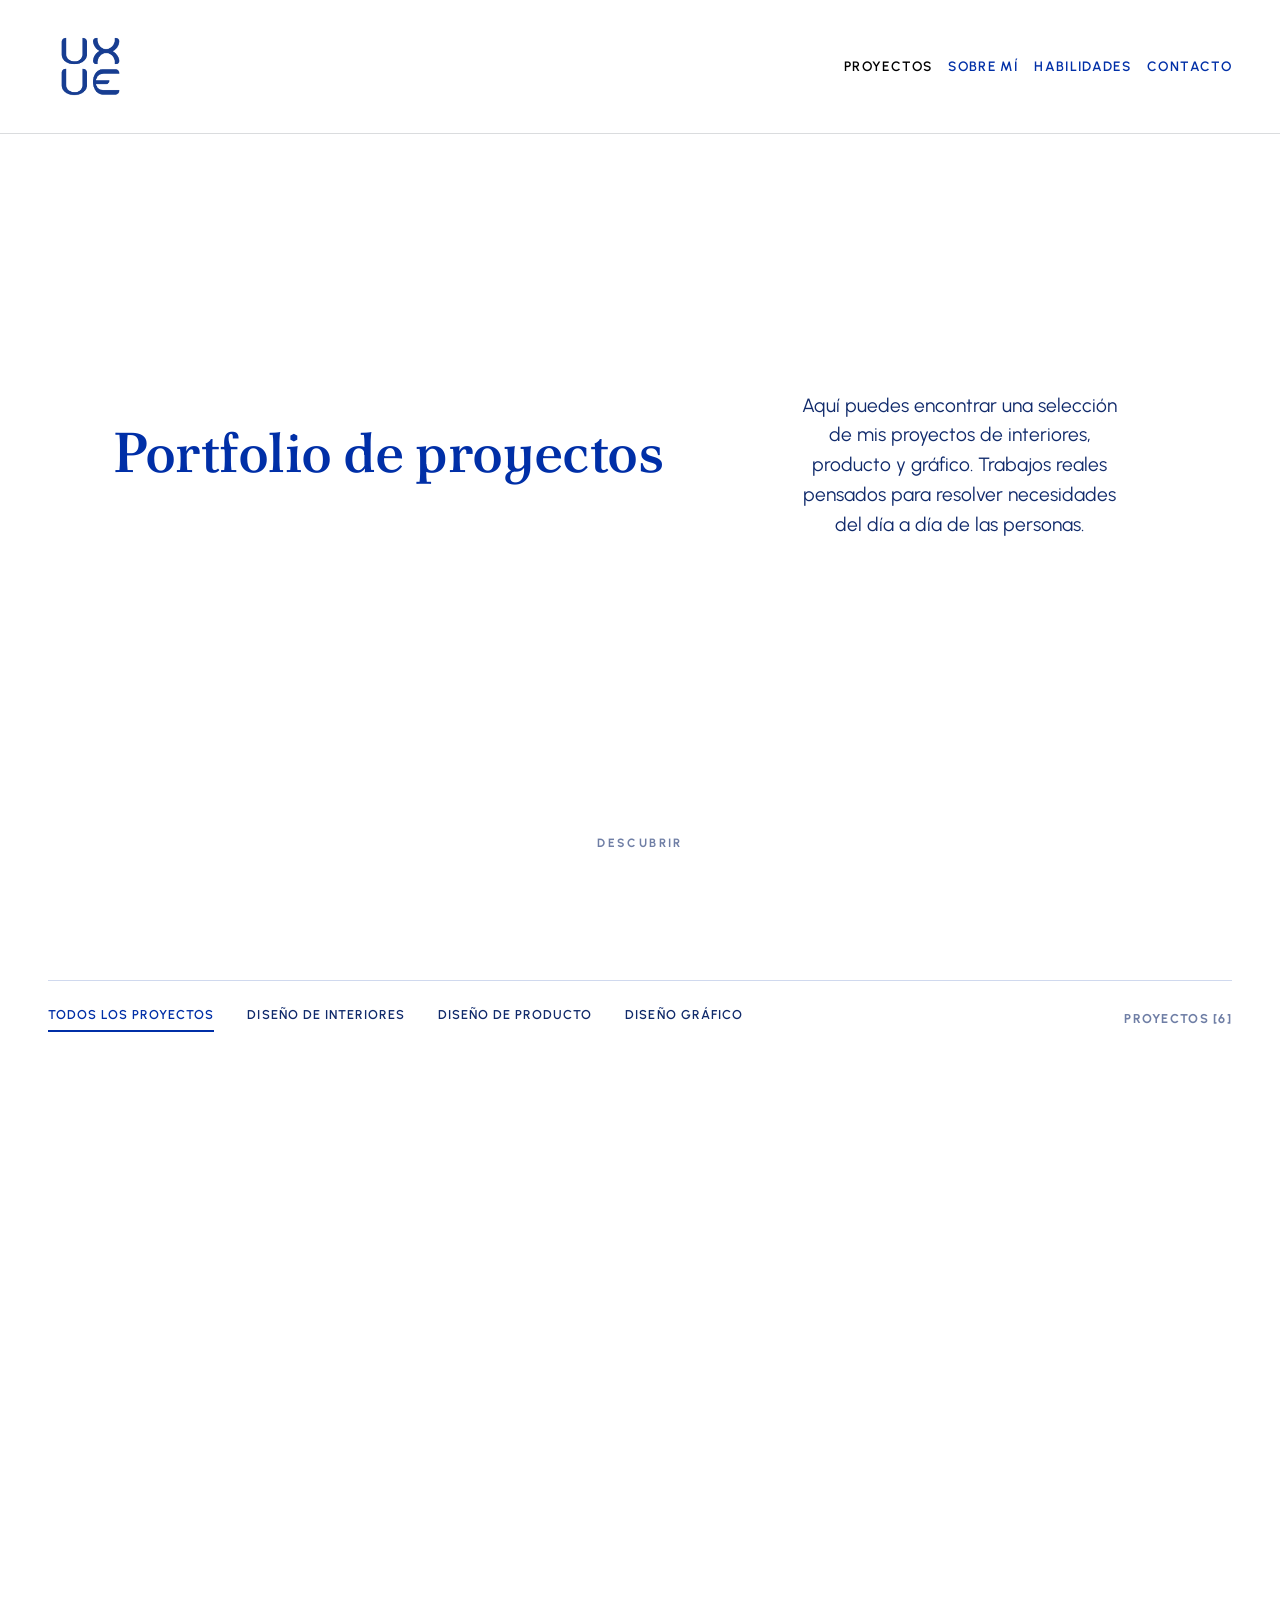
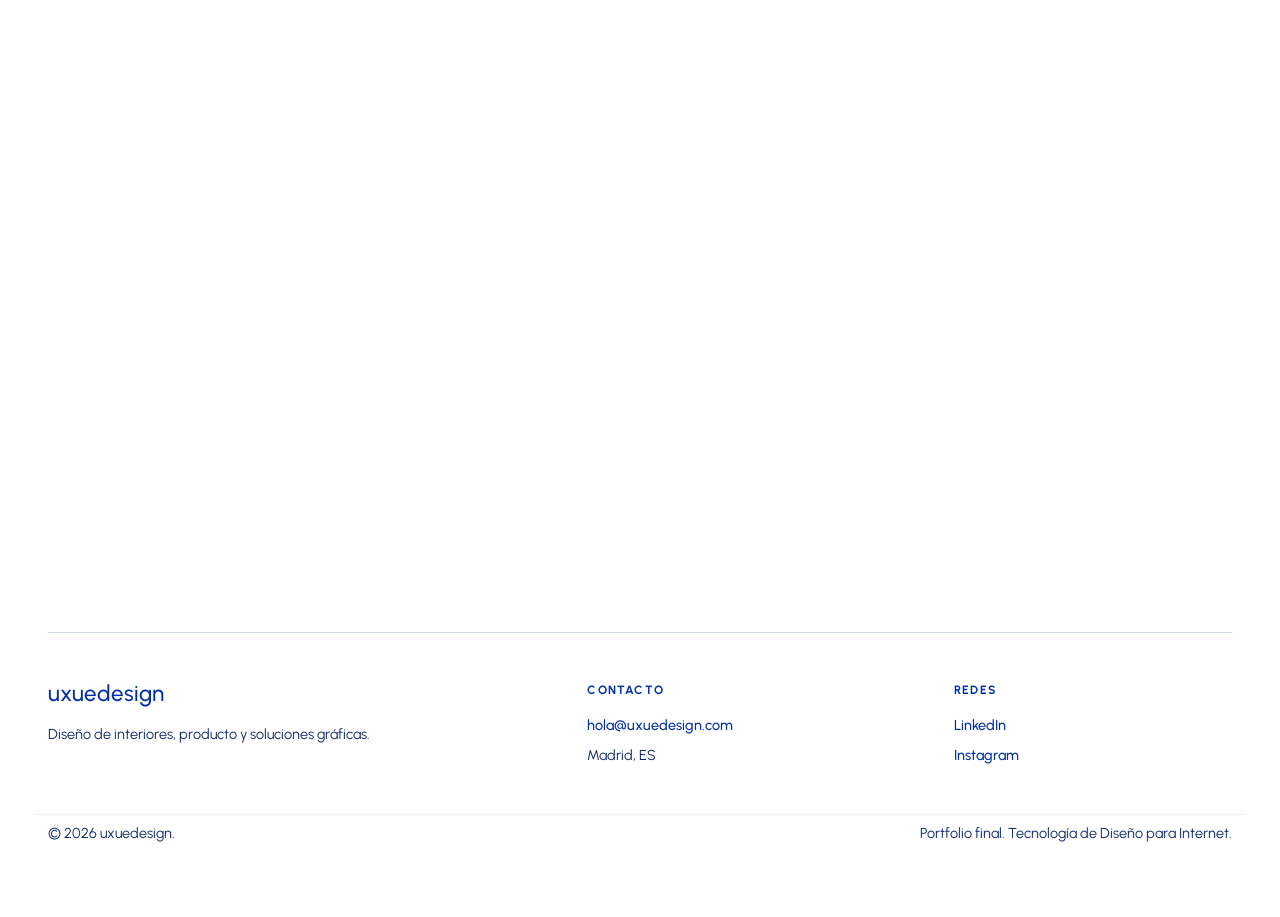
<file: proyectos.html>
<!doctype html>
<html lang="es">
  <head>
    <meta charset="UTF-8" />
    <meta name="viewport" content="width=device-width, initial-scale=1.0" />
    <title>proyectos | uxuedesign</title>
    <!--Google fonts-->
    <link rel="preconnect" href="https://fonts.googleapis.com" />
    <link rel="preconnect" href="https://fonts.gstatic.com" crossorigin />
    <!--Títulos: Poltawski Nowi, Texto: Urbanist-->
    <link
      href="https://fonts.googleapis.com/css2?family=Poltawski+Nowy:ital,wght@0,400..700;1,400..700&family=Urbanist:ital,wght@0,100..900;1,100..900&display=swap"
      rel="stylesheet"
    />
    <!--CSS de Bootstrap-->
    <link
      href="https://cdn.jsdelivr.net/npm/bootstrap@5.3.0/dist/css/bootstrap.min.css"
      rel="stylesheet"
    />
    <!--Mi CSS-->
    <link rel="stylesheet" href="css/main.css" />
    <!--Favicon-->
    <link rel="icon" type="image/png" href="img/logouxue.png" />
    <!--Meta tags de SEO y Open Graph-->
    <meta
      name="description"
      content="Explora el portfolio de proyectos de Uxue Design"
    />
    <meta
      name="keywords"
      content="proyectos de diseño, portafolio diseño, interiores, diseño producto, Uxue"
    />
    <meta name="author" content="Uxue Design" />
    <meta name="robots" content="index, follow" />

    <meta property="og:type" content="website" />
    <meta property="og:title" content="Proyectos | Uxue Design" />
    <meta
      property="og:description"
      content="Selección de trabajos reales de interiores, producto y gráfico pensados para resolver necesidades del día a día."
    />
    <meta
      property="og:image"
      content="https://uxuemmarti.github.io/Portfolio-Uxue-Moyano/img/logouxue.png"
    />
    <meta
      property="og:url"
      content="https://uxuemmarti.github.io/Portfolio-Uxue-Moyano/proyectos.html"
    />
    <meta property="og:site_name" content="Uxue Design" />

    <meta name="twitter:card" content="summary_large_image" />
    <meta name="twitter:title" content="Proyectos | Uxue Design" />
    <meta
      name="twitter:description"
      content="Selección de trabajos de interiores, producto y gráfico."
    />
    <meta
      name="twitter:image"
      content="https://uxuemmarti.github.io/Portfolio-Uxue-Moyano/img/logouxue.png"
    />
  </head>
  <body>
    <!--Navbar y logo-->
    <header
      class="cabecera-principal navbar navbar-expand-md position-absolute top-0 start-0 w-100 py-4 border-bottom border-secondary border-opacity-25"
    >
      <div
        class="container-fluid px-4 px-lg-5 d-flex justify-content-between align-items-center"
      >
        <a href="index.html" class="enlace-logo navbar-brand p-0 m-0">
          <img src="img/logouxue.png" alt="Uxue Design Logo" class="logo" />
        </a>

        <button
          class="navbar-toggler"
          type="button"
          data-bs-toggle="collapse"
          data-bs-target="#menuPrincipal"
          aria-controls="menuPrincipal"
          aria-expanded="false"
          aria-label="Toggle navigation"
        >
          <span class="navbar-toggler-icon"></span>
        </button>

        <div
          class="collapse navbar-collapse justify-content-end"
          id="menuPrincipal"
        >
          <nav class="navegacion-minima navbar-nav pt-3 pt-md-0">
            <a href="proyectos.html" class="enlace-nav nav-link active"
              >Proyectos</a
            >
            <a href="about.html" class="enlace-nav nav-link">Sobre mí</a>
            <a href="habilidades.html" class="enlace-nav nav-link"
              >Habilidades</a
            >
            <a href="contacto.html" class="enlace-nav nav-link pe-0"
              >Contacto</a
            >
          </nav>
        </div>
      </div>
    </header>

    <!--Hero de los proyectos-->
    <main class="seccion-proyectos container-fluid p-0">
      <section
        class="intro-hero-proyectos px-4 px-md-5 d-flex flex-column justify-content-between"
      >
        <div class="pt-5 mt-4"></div>

        <div
          class="row text-center text-ld-start align-items-center justify-content-center justify-content-lg-start my-auto"
        >
          <div class="col-12 col-lg-7">
            <h1 class="titulo-seccion-gigante mb-0 aparicion elemento-oculto">
              Portfolio de proyectos
            </h1>
          </div>

          <div class="col-12 col-md-12 col-lg-4 mt-4 ps-md-4 ps-lg-5">
            <p class="descripcion-seccion-intro mb-0 aparicion elemento-oculto">
              Aquí puedes encontrar una selección de mis proyectos de
              interiores, producto y gráfico. Trabajos reales pensados para
              resolver necesidades del día a día de las personas.
            </p>
          </div>
        </div>

        <div class="d-flex justify-content-center pb-5">
          <a
            href="#galeria"
            class="texto-descubrir-puro text-uppercase text-decoration-none animacion-saltito"
            >Descubrir</a
          >
        </div>
      </section>
      <!--Galería de proyectos-->
      <section id="galeria" class="zona-galeria-proyectos px-4 px-lg-5">
        <div class="row contenedor-filtros-global">
          <div class="col-12">
            <div class="linea-separadora-fina mb-4"></div>
            <div
              class="d-flex justify-content-between align-items-center flex-wrap gap-3 pb-3"
            >
              <div class="bloque-botones-filtro">
                <button class="filtro-item active" data-filter="todos">
                  Todos <span class="recortar-filtro">los proyectos</span>
                </button>
                <button class="filtro-item" data-filter="interiores">
                  <span class="recortar-filtro">Diseño de </span>Interiores
                </button>
                <button class="filtro-item" data-filter="producto">
                  <span class="recortar-filtro">Diseño de </span>Producto
                </button>
                <button class="filtro-item" data-filter="grafico">
                  <span class="recortar-filtro">Diseño </span>Gráfico
                </button>
              </div>

              <span class="contador-proyectos-total text-uppercase"
                >Proyectos [6]</span
              >
            </div>
          </div>
        </div>

        <div class="grid-proyectos pt-2"></div>
      </section>
    </main>
    <!--Footer-->
    <footer
      class="pie-pagina container-fluid px-4 px-lg-5 py-5 d-none d-md-block"
    >
      <div class="row">
        <div class="col-12"><div class="linea-separadora-fina mb-5"></div></div>
      </div>
      <div class="row g-4 align-items-start pb-5">
        <div class="col-12 col-md-5 text-md-start text-center">
          <h4 class="titulo-footer mb-3">uxuedesign</h4>
          <p class="descripcion-footer">
            Diseño de interiores, producto y soluciones gráficas.
          </p>
        </div>
        <div class="col-12 col-sm-6 col-md-4 text-md-start text-center ps-md-5">
          <span class="subtitulo-footer text-uppercase d-block mb-3"
            >Contacto</span
          >
          <a
            href="mailto:hola@uxuedesign.com"
            class="enlace-footer d-block mb-2"
            >hola@uxuedesign.com</a
          >
          <span class="info-plana-footer d-block">Madrid, ES</span>
        </div>
        <div class="col-12 col-sm-6 col-md-3 text-md-start text-center">
          <span class="subtitulo-footer text-uppercase d-block mb-3"
            >Redes</span
          >
          <a
            href="https://www.linkedin.com/in/uxue-moyano-mart%C3%AD/"
            target="_blank"
            rel="noopener"
            class="enlace-footer d-block mb-2"
            >LinkedIn</a
          >
          <a
            href="https://www.instagram.com/uxuedesign/"
            target="_blank"
            rel="noopener"
            class="enlace-footer d-block"
            >Instagram</a
          >
        </div>
      </div>
      <div
        class="row pb-4 pt-2 border-top border-secondary border-opacity-10 text-md-start text-center"
      >
        <div
          class="col-12 d-flex flex-column flex-md-row justify-content-between gap-2"
        >
          <span class="texto-copyright">© 2026 uxuedesign.</span>
          <span class="texto-copyright"
            >Portfolio final. Tecnología de Diseño para Internet.</span
          >
        </div>
      </div>
    </footer>

    <footer
      class="pie-pagina-compacto container-fluid px-4 pb-4 pt-2 d-block d-md-none"
    >
      <div class="linea-separadora-fina mb-4"></div>
      <div
        class="d-flex flex-column flex-sm-row justify-content-between align-items-center gap-3 text-center text-sm-start"
      >
        <div class="bloque-copy-corto">
          <span class="texto-copyright-min d-block">© 2026 uxuedesign</span>
          <span class="texto-sub-min">Tecnología de Diseño para Internet.</span>
        </div>
        <div class="redes-minimas d-flex gap-4">
          <a
            href="https://www.linkedin.com/in/uxue-moyano-mart%C3%AD/"
            target="_blank"
            rel="noopener"
            class="enlace-min-footer"
            >LinkedIn</a
          >
          <a
            href="https://www.instagram.com/uxuedesign/"
            target="_blank"
            rel="noopener"
            class="enlace-min-footer"
            >Instagram</a
          >
        </div>
      </div>
    </footer>
    <!--JavaScript de Bootstrap-->
    <script src="https://cdn.jsdelivr.net/npm/bootstrap@5.3.0/dist/js/bootstrap.bundle.min.js"></script>
    <!--Mi JavaScript-->
    <script src="js/proyectos.js"></script>
    <script src="js/animaciones.js"></script>
  </body>
</html>
</file>
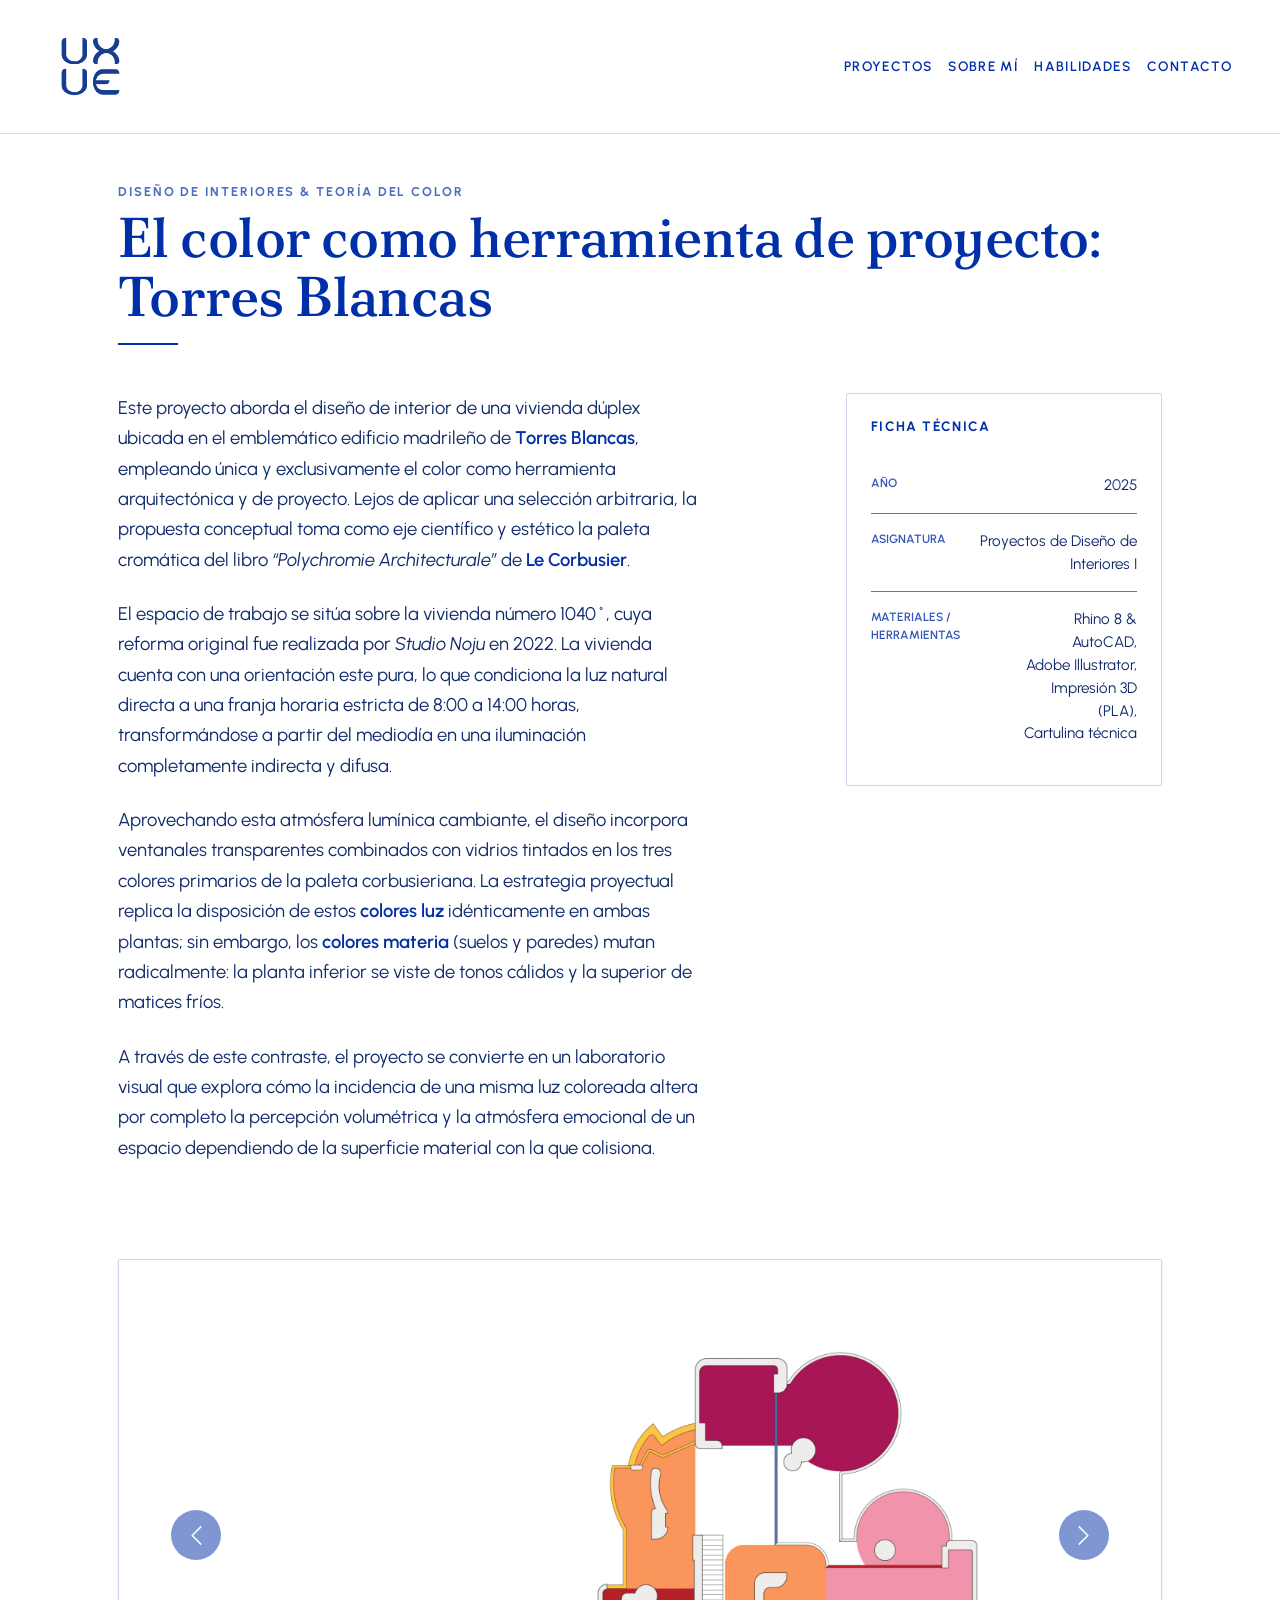
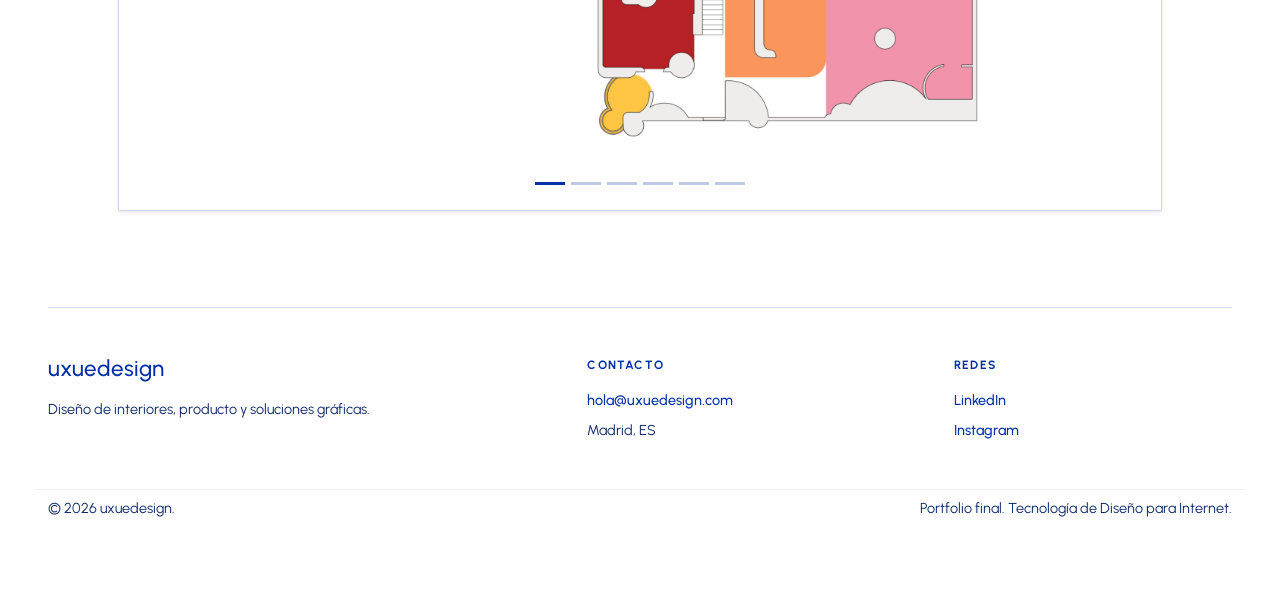
<file: torresblancas.html>
<!doctype html>
<html lang="es">
  <head>
    <meta charset="UTF-8" />
    <meta name="viewport" content="width=device-width, initial-scale=1.0" />
    <title>torresblancas | uxuedesign</title>
    <!--Google fonts-->
    <link rel="preconnect" href="https://fonts.googleapis.com" />
    <link rel="preconnect" href="https://fonts.gstatic.com" crossorigin />
    <!--Títulos: Poltawski Nowi, Texto: Urbanist-->
    <link
      href="https://fonts.googleapis.com/css2?family=Poltawski+Nowy:ital,wght@0,400..700;1,400..700&family=Urbanist:ital,wght@0,100..900;1,100..900&display=swap"
      rel="stylesheet"
    />
    <!--CSS de Bootstrap-->
    <link
      href="https://cdn.jsdelivr.net/npm/bootstrap@5.3.0/dist/css/bootstrap.min.css"
      rel="stylesheet"
    />
    <!--Mi CSS-->
    <link rel="stylesheet" href="css/main.css" />
    <!--Favicon-->
    <link rel="icon" type="image/png" href="img/logouxue.png" />
  </head>
  <body>
    <!--Navbar y logo-->
    <header
      class="cabecera-principal navbar navbar-expand-md top-0 start-0 w-100 py-4 border-bottom border-secondary border-opacity-25"
    >
      <div
        class="container-fluid px-4 px-lg-5 d-flex justify-content-between align-items-center"
      >
        <a href="index.html" class="enlace-logo navbar-brand p-0 m-0">
          <img src="img/logouxue.png" alt="Uxue Design Logo" class="logo" />
        </a>

        <button
          class="navbar-toggler"
          type="button"
          data-bs-toggle="collapse"
          data-bs-target="#menuPrincipal"
          aria-controls="menuPrincipal"
          aria-expanded="false"
          aria-label="Toggle navigation"
        >
          <span class="navbar-toggler-icon"></span>
        </button>

        <div
          class="collapse navbar-collapse justify-content-end"
          id="menuPrincipal"
        >
          <nav class="navegacion-minima navbar-nav pt-3 pt-md-0">
            <a href="proyectos.html" class="enlace-nav nav-link">Proyectos</a>
            <a href="about.html" class="enlace-nav nav-link">Sobre mí</a>
            <a href="habilidades.html" class="enlace-nav nav-link"
              >Habilidades</a
            >
            <a href="contacto.html" class="enlace-nav nav-link pe-0"
              >Contacto</a
            >
          </nav>
        </div>
      </div>
    </header>
    <!--Torresblancas-->
    <main class="seccion-detalle-proyecto container-fluid p-0">
      <div class="container pt-4 pt-lg-5 pb-5 px-4 px-md-5">
        <div class="row mb-5 pt-4 pt-lg-0">
          <div class="col-12 text-center text-lg-start">
            <span class="subtitulo-detalle text-uppercase d-block mb-2"
              >Diseño de Interiores &amp; Teoría del Color</span
            >
            <h1 class="titulo-seccion-gigante mb-0">
              El color como herramienta de proyecto: Torres Blancas
            </h1>
            <div class="linea-decorativa mx-auto mx-lg-0 mt-3"></div>
          </div>
        </div>

        <div
          class="row justify-content-center justify-content-lg-between g-5 mb-5"
        >
          <div
            class="col-12 col-lg-7 text-center text-lg-start descripcion-proyecto"
          >
            <p>
              Este proyecto aborda el diseño de interior de una vivienda dúplex
              ubicada en el emblemático edificio madrileño de
              <strong>Torres Blancas</strong>, empleando única y exclusivamente
              el color como herramienta arquitectónica y de proyecto. Lejos de
              aplicar una selección arbitraria, la propuesta conceptual toma
              como eje científico y estético la paleta cromática del libro
              <em>“Polychromie Architecturale”</em> de
              <strong>Le Corbusier</strong>.
            </p>
            <p>
              El espacio de trabajo se sitúa sobre la vivienda número 1040˚,
              cuya reforma original fue realizada por <em>Studio Noju</em> en
              2022. La vivienda cuenta con una orientación este pura, lo que
              condiciona la luz natural directa a una franja horaria estricta de
              8:00 a 14:00 horas, transformándose a partir del mediodía en una
              iluminación completamente indirecta y difusa.
            </p>
            <p>
              Aprovechando esta atmósfera lumínica cambiante, el diseño
              incorpora ventanales transparentes combinados con vidrios tintados
              en los tres colores primarios de la paleta corbusieriana. La
              estrategia proyectual replica la disposición de estos
              <strong>colores luz</strong> idénticamente en ambas plantas; sin
              embargo, los <strong>colores materia</strong> (suelos y paredes)
              mutan radicalmente: la planta inferior se viste de tonos cálidos y
              la superior de matices fríos.
            </p>
            <p>
              A través de este contraste, el proyecto se convierte en un
              laboratorio visual que explora cómo la incidencia de una misma luz
              coloreada altera por completo la percepción volumétrica y la
              atmósfera emocional de un espacio dependiendo de la superficie
              material con la que colisiona.
            </p>
          </div>

          <div class="col-12 col-md-11 col-lg-4">
            <div class="ficha-tecnica-proyecto p-4">
              <h2 class="titulo-ficha text-uppercase mb-4">Ficha técnica</h2>

              <div
                class="item-ficha d-flex justify-content-between py-3 border-bottom border-secondary border-opacity-15"
              >
                <span class="propiedad-ficha text-uppercase">Año</span>
                <span class="valor-ficha">2025</span>
              </div>

              <div
                class="item-ficha d-flex justify-content-between py-3 border-bottom border-secondary border-opacity-15"
              >
                <span class="propiedad-ficha text-uppercase">Asignatura</span>
                <span class="valor-ficha text-end"
                  >Proyectos de Diseño de Interiores I</span
                >
              </div>

              <div class="item-ficha d-flex justify-content-between py-3">
                <span class="propiedad-ficha text-uppercase"
                  >Materiales / Herramientas</span
                >
                <span class="valor-ficha text-end">
                  Rhino 8 &amp; AutoCAD, <br />
                  Adobe Illustrator, <br />
                  Impresión 3D (PLA), <br />
                  Cartulina técnica
                </span>
              </div>
            </div>
          </div>
        </div>

        <div class="row justify-content-center pt-4">
          <div class="col-12">
            <div
              id="carruselProyecto"
              class="carousel slide"
              data-bs-ride="carousel"
            >
              <div class="carousel-indicators">
                <button
                  type="button"
                  data-bs-target="#carruselProyecto"
                  data-bs-slide-to="0"
                  class="active"
                  aria-current="true"
                  aria-label="Slide 1"
                ></button>
                <button
                  type="button"
                  data-bs-target="#carruselProyecto"
                  data-bs-slide-to="1"
                  aria-label="Slide 2"
                ></button>
                <button
                  type="button"
                  data-bs-target="#carruselProyecto"
                  data-bs-slide-to="2"
                  aria-label="Slide 3"
                ></button>
                <button
                  type="button"
                  data-bs-target="#carruselProyecto"
                  data-bs-slide-to="3"
                  aria-label="Slide 4"
                ></button>
                <button
                  type="button"
                  data-bs-target="#carruselProyecto"
                  data-bs-slide-to="4"
                  aria-label="Slide 5"
                ></button>
                <button
                  type="button"
                  data-bs-target="#carruselProyecto"
                  data-bs-slide-to="5"
                  aria-label="Slide 6"
                ></button>
              </div>

              <div class="carousel-inner shadow-sm">
                <div class="carousel-item active">
                  <img
                    src="img/ptorres1.webp"
                    class="d-block w-100 img-carrusel"
                    alt="Torres Blancas - Planta inferior tonos cálidos"
                  />
                </div>
                <div class="carousel-item">
                  <img
                    src="img/ptorres2.webp"
                    class="d-block w-100 img-carrusel"
                    alt="Torres Blancas - Planta superior tonos cálidos iluminada"
                  />
                </div>
                <div class="carousel-item">
                  <img
                    src="img/ptorres3.webp"
                    class="d-block w-100 img-carrusel"
                    alt="Torres Blancas - Planta inferior tonos fríos"
                  />
                </div>
                <div class="carousel-item">
                  <img
                    src="img/ptorres4.webp"
                    class="d-block w-100 img-carrusel"
                    alt="Torres Blancas - Planta inferior tonos fríos iluminada"
                  />
                </div>
                <div class="carousel-item">
                  <img
                    src="img/mtorres1.webp"
                    class="d-block w-100 img-carrusel"
                    alt="Torres Blancas - Maqueta"
                  />
                </div>
                <div class="carousel-item">
                  <img
                    src="img/mtorres2.webp"
                    class="d-block w-100 img-carrusel"
                    alt="Torres Blancas - Maqueta"
                  />
                </div>
              </div>

              <button
                class="carousel-control-prev"
                type="button"
                data-bs-target="#carruselProyecto"
                data-bs-slide="prev"
              >
                <span
                  class="carousel-control-prev-icon"
                  aria-hidden="true"
                ></span>
                <span class="visually-hidden">Anterior</span>
              </button>
              <button
                class="carousel-control-next"
                type="button"
                data-bs-target="#carruselProyecto"
                data-bs-slide="next"
              >
                <span
                  class="carousel-control-next-icon"
                  aria-hidden="true"
                ></span>
                <span class="visually-hidden">Siguiente</span>
              </button>
            </div>
          </div>
        </div>
      </div>
    </main>
    <!--Footer-->
    <footer
      class="pie-pagina container-fluid px-4 px-lg-5 py-5 d-none d-md-block"
    >
      <div class="row">
        <div class="col-12"><div class="linea-separadora-fina mb-5"></div></div>
      </div>
      <div class="row g-4 align-items-start pb-5">
        <div class="col-12 col-md-5 text-md-start text-center">
          <h4 class="titulo-footer mb-3">uxuedesign</h4>
          <p class="descripcion-footer">
            Diseño de interiores, producto y soluciones gráficas.
          </p>
        </div>
        <div class="col-12 col-sm-6 col-md-4 text-md-start text-center ps-md-5">
          <span class="subtitulo-footer text-uppercase d-block mb-3"
            >Contacto</span
          >
          <a
            href="mailto:hola@uxuedesign.com"
            class="enlace-footer d-block mb-2"
            >hola@uxuedesign.com</a
          >
          <span class="info-plana-footer d-block">Madrid, ES</span>
        </div>
        <div class="col-12 col-sm-6 col-md-3 text-md-start text-center">
          <span class="subtitulo-footer text-uppercase d-block mb-3"
            >Redes</span
          >
          <a
            href="https://www.linkedin.com/in/uxue-moyano-mart%C3%AD/"
            target="_blank"
            rel="noopener"
            class="enlace-footer d-block mb-2"
            >LinkedIn</a
          >
          <a
            href="https://www.instagram.com/uxuedesign/"
            target="_blank"
            rel="noopener"
            class="enlace-footer d-block"
            >Instagram</a
          >
        </div>
      </div>
      <div
        class="row pb-4 pt-2 border-top border-secondary border-opacity-10 text-md-start text-center"
      >
        <div
          class="col-12 d-flex flex-column flex-md-row justify-content-between gap-2"
        >
          <span class="texto-copyright">© 2026 uxuedesign.</span>
          <span class="texto-copyright"
            >Portfolio final. Tecnología de Diseño para Internet.</span
          >
        </div>
      </div>
    </footer>

    <footer
      class="pie-pagina-compacto container-fluid px-4 pb-4 pt-2 d-block d-md-none"
    >
      <div class="linea-separadora-fina mb-4"></div>
      <div
        class="d-flex flex-column flex-sm-row justify-content-between align-items-center gap-3 text-center text-sm-start"
      >
        <div class="bloque-copy-corto">
          <span class="texto-copyright-min d-block">© 2026 uxuedesign</span>
          <span class="texto-sub-min">Tecnología de Diseño para Internet.</span>
        </div>
        <div class="redes-minimas d-flex gap-4">
          <a
            href="https://www.linkedin.com/in/uxue-moyano-mart%C3%AD/"
            target="_blank"
            rel="noopener"
            class="enlace-min-footer"
            >LinkedIn</a
          >
          <a
            href="https://www.instagram.com/uxuedesign/"
            target="_blank"
            rel="noopener"
            class="enlace-min-footer"
            >Instagram</a
          >
        </div>
      </div>
    </footer>
    <!--JavaScript de Bootstrap-->
    <script src="https://cdn.jsdelivr.net/npm/bootstrap@5.3.0/dist/js/bootstrap.bundle.min.js"></script>
    <!--Mi JavaScript-->
    <script src="js/proyectosind.js"></script>
  </body>
</html>
</file>
<file: css/main.css>
/* Enlaces de CSS */

@import "components/variables.css";
@import "components/footer.css";
@import "components/menu.css";
@import "páginas/proyectos.css";
@import "páginas/about.css";
@import "páginas/contacto.css";
@import "páginas/habilidades.css";
@import "páginas/proyectosind.css";

/* General */

body {
  background-color: var(--fondo);
  color: var(--azul-vibrante);
  font-family: var(--fuente-cuerpo);
}

.enlace-nav {
  font-family: var(--fuente-cuerpo);
  font-weight: 600;
  color: var(--azul-vibrante);
  text-decoration: none;
  font-size: 0.85rem;
  letter-spacing: 0.1em;
  text-transform: uppercase;
}

/* --Home-- */

/* Hero */

.seccion-hero {
  min-height: 100vh;
}

.columna-imagen {
  min-height: 50vh;
  position: relative;
}

.imagen-hero-fondo {
  width: 100%;
  height: 100vh;
  display: block;
  object-fit: cover;
}

.capa-filtro-hero {
  position: absolute;
  top: 0;
  left: 0;
  width: 100%;
  height: 100%;
  background-color: var(--filtro);
  z-index: 1;
  pointer-events: none;
}

.columna-contenido {
  background-color: var(--color-fondo);
  min-height: 50vh;
}

/* Tipografías y botones */

.titulo-principal {
  font-family: var(--fuente-titulos);
  font-weight: 500;
  color: var(--azul-vibrante);
  font-size: calc(1.8rem + 1.5vw);
  line-height: 1.2;
}

.descripcion-hero {
  font-family: var(--fuente-cuerpo);
  color: var(--azul-texto);
  font-size: calc(1rem + 0.2vw);
  line-height: 1.5;
  max-width: 480px;
}

.border-top-azul {
  border-top: 1px solid var(--lineas);
  width: 100%;
}

.enlace-secundario-nav {
  font-family: var(--fuente-cuerpo);
  font-weight: 600;
  font-size: 0.75rem;
  letter-spacing: 0.08em;
  color: var(--azul-texto);
  text-decoration: none;
}

.btn-portfolio-pildora {
  font-family: var(--fuente-cuerpo);
  font-weight: 600;
  font-size: 0.8rem;
  letter-spacing: 0.05em;
  text-transform: uppercase;
  color: var(--fondo);
  background-color: var(--azul-vibrante);
  padding: 0.75rem 2rem;
  border-radius: 50px;
  border: 1px solid var(--azul-texto);
}
.btn-portfolio-pildora,
.enlace-secundario-nav,
.enlace-nav,
.filtro-item,
.tarjeta-proyecto {
  transition:
    transform 0.3s cubic-bezier(0.25, 1, 0.5, 1),
    opacity 0.3s ease;
  display: inline-block;
}
.btn-portfolio-pildora:hover,
.enlace-secundario-nav:hover,
.enlace-nav:hover,
.filtro-item:hover,
.tarjeta-proyecto:hover {
  transform: scale(1.03);
  opacity: 0.95;
}

/* -- Responsive -- */

.titulo-principal {
  font-size: 3rem;
  font-family: var(--fuente-cuerpo);
}

.titulo-secundario-hero {
  font-size: 2.5rem;
  font-family: var(--fuente-titulos);
}

@media (min-width: 768px) {
  .titulo-secundario-hero {
    font-size: 3rem;
    margin-bottom: 1.5rem;
  }

  .bloque-informacion {
    justify-content: flex-end;
    gap: 1.5rem;
    margin-bottom: 2.5rem;
  }

  .bloque-informacion .enlaces-secundarios {
    margin-top: 1rem;
  }
}

/*Animaciones con JavaScript*/

.elemento-oculto {
  opacity: 0;
  transform: translateY(30px);
  transition:
    opacity 0.8s ease,
    transform 0.8s ease;
}

.elemento-visible {
  opacity: 1;
  transform: translateY(0);
}

.animacion-saltito {
  animation: saltitoConstante 2s infinite ease-in-out;
}

@keyframes saltitoConstante {
  0%,
  100% {
    transform: translateY(0);
  }
  50% {
    transform: translateY(-8px);
  }
}
</file>
